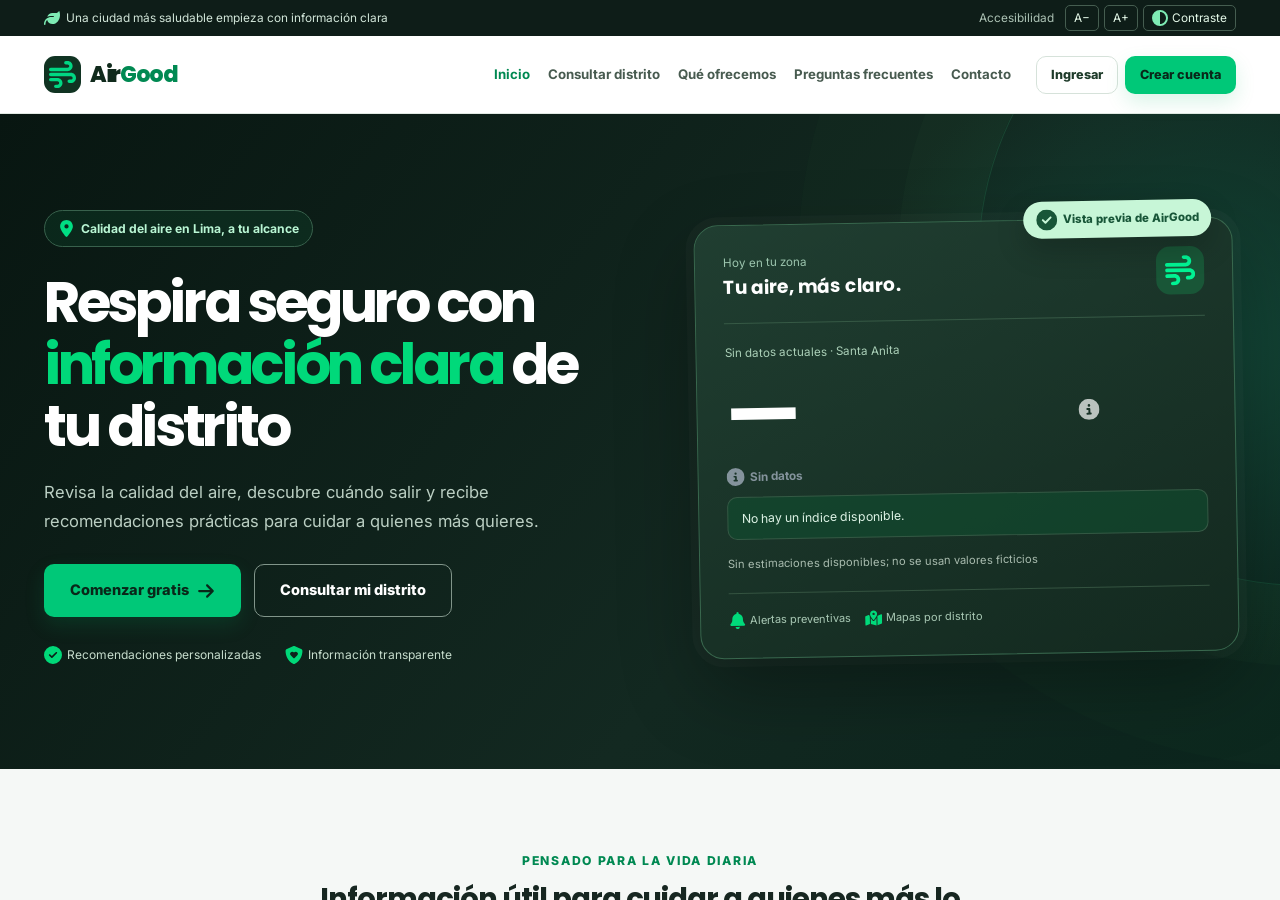
<file: index.html>
<!doctype html>
<html lang="es"><head><meta charset="UTF-8"><meta name="viewport" content="width=device-width, initial-scale=1"><meta http-equiv="refresh" content="0;url=pages/index.html"><title>AirGood</title><link rel="icon" href="assets/icons/favicon.svg" type="image/svg+xml"></head><body><p><a href="pages/index.html">Entrar a AirGood</a></p></body></html>
</file>
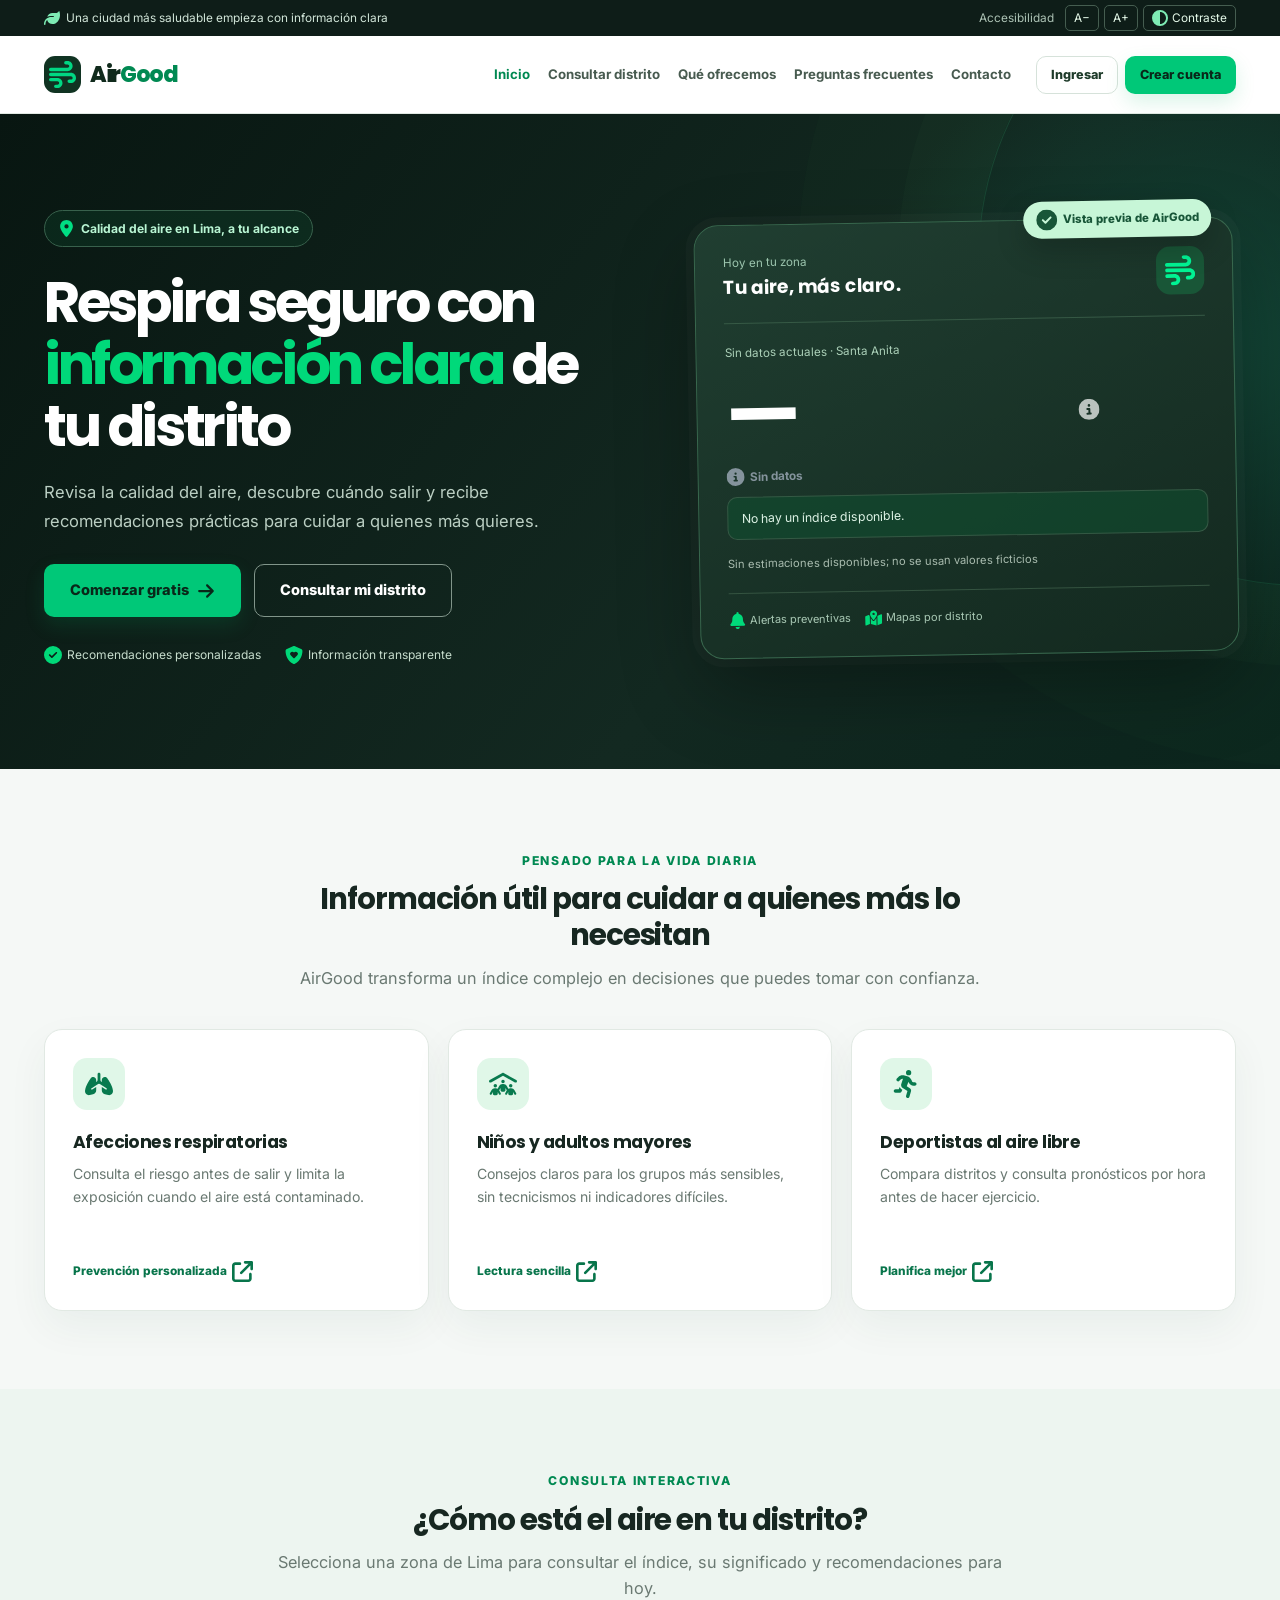
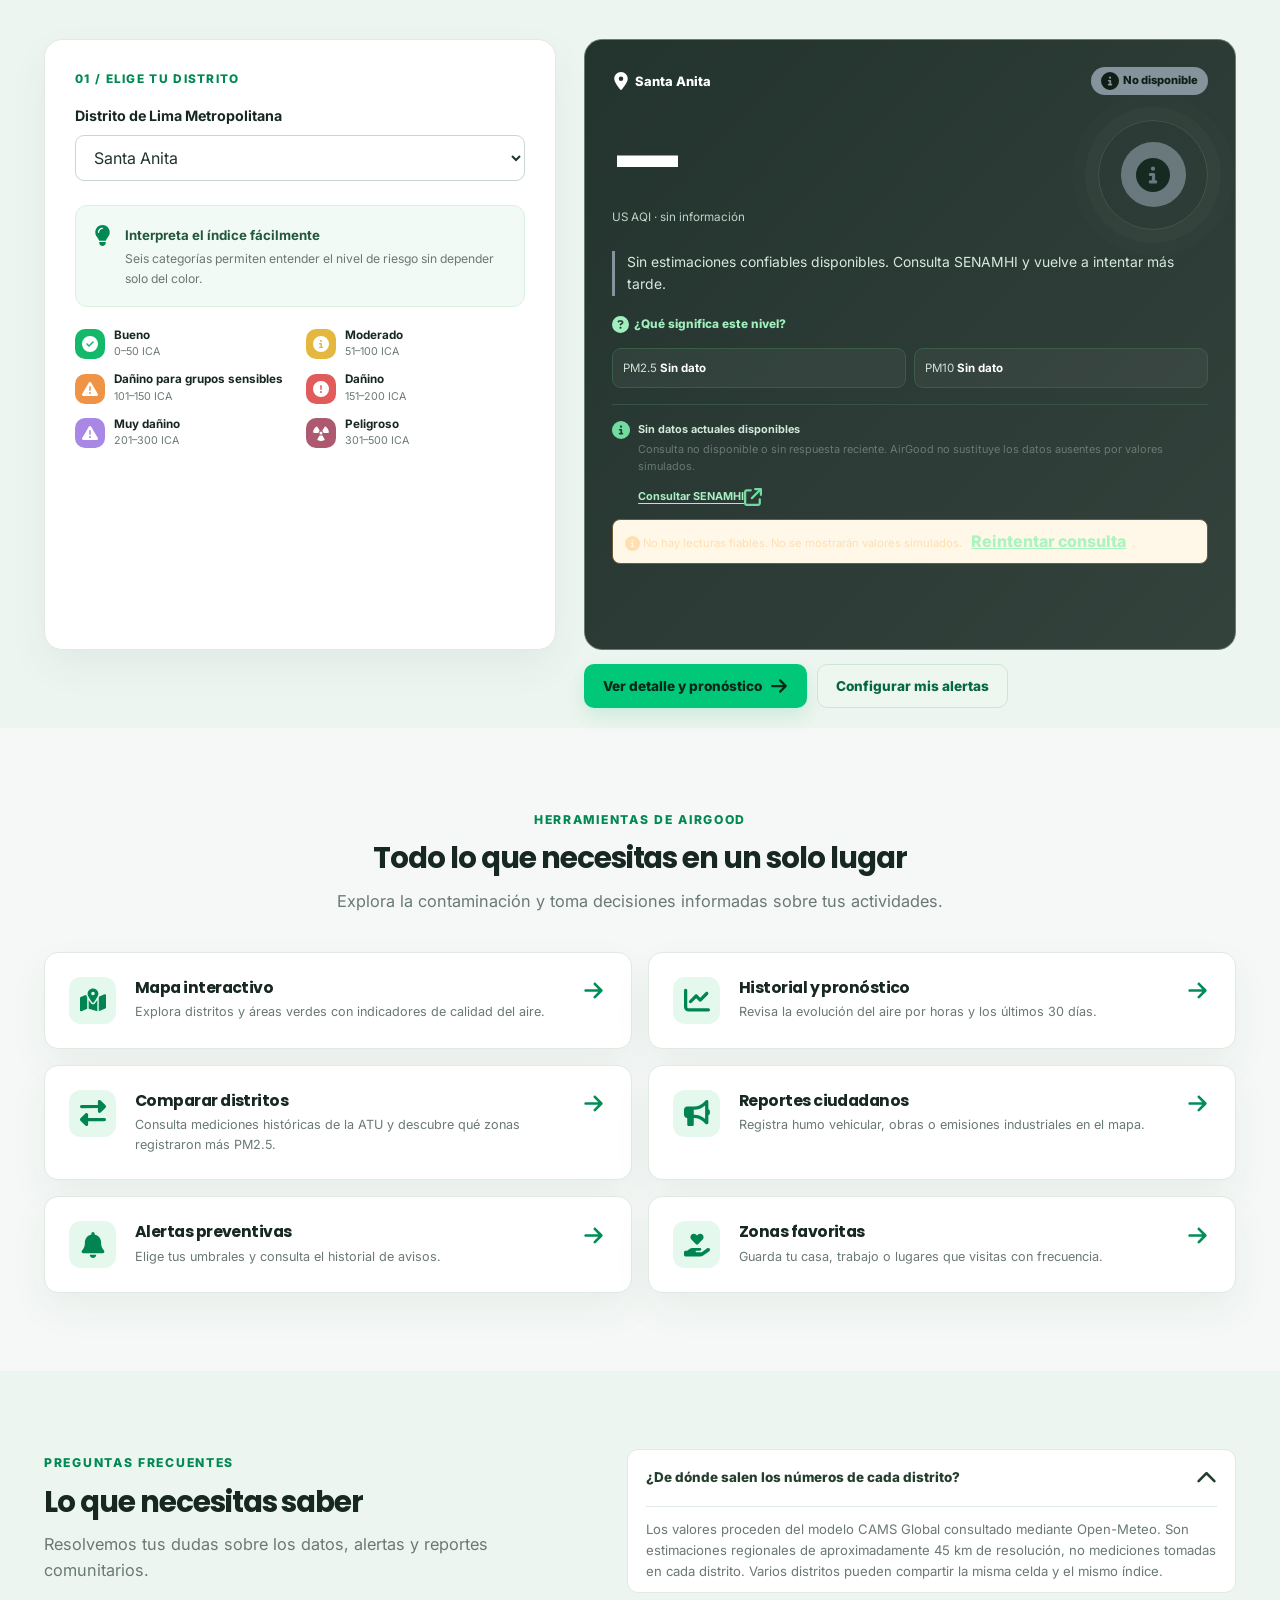
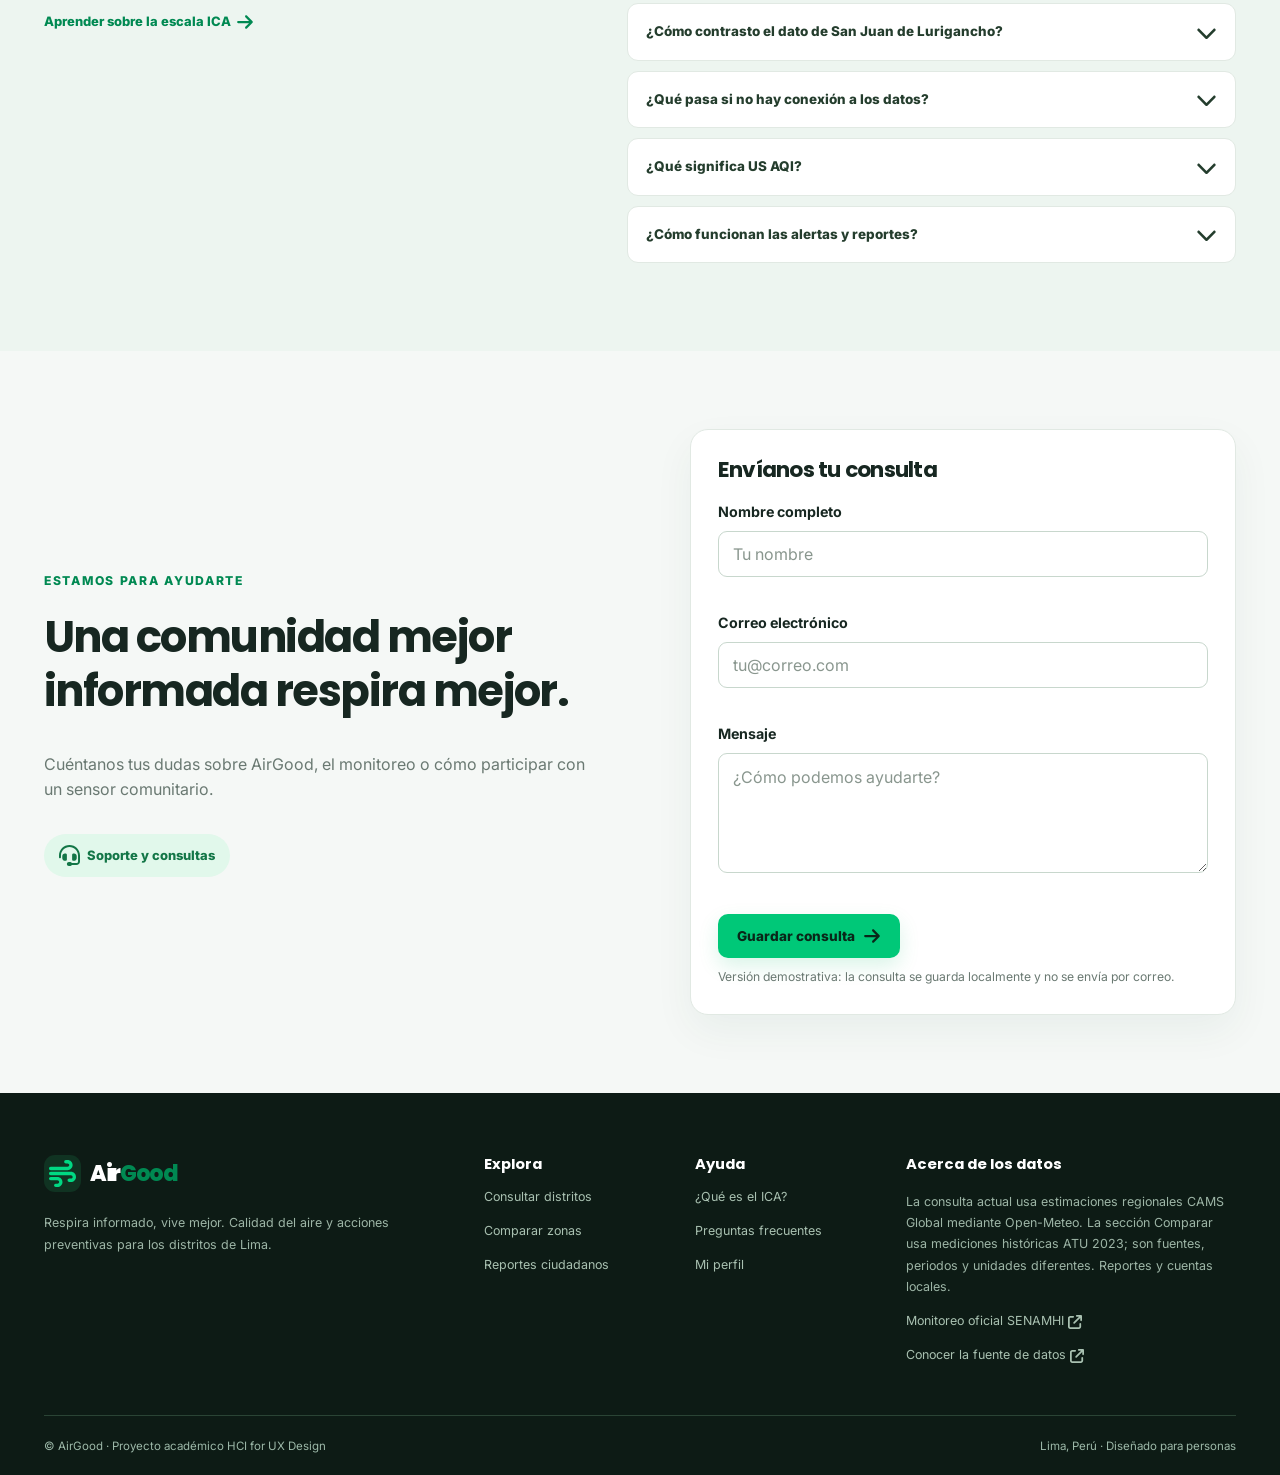
<file: pages/index.html>
<!doctype html>
<html lang="es">
<head>
<meta charset="UTF-8">
<meta name="viewport" content="width=device-width, initial-scale=1">
<meta name="theme-color" content="#10221b">
<meta name="description" content="AirGood: monitoreo de calidad del aire en Lima, recomendaciones y alertas por distrito.">
<title>AirGood | Calidad del aire en Lima</title>
<link rel="icon" href="../assets/icons/favicon.svg" type="image/svg+xml">
<link rel="preconnect" href="https://fonts.googleapis.com">
<link rel="preconnect" href="https://fonts.gstatic.com" crossorigin>
<link href="https://fonts.googleapis.com/css2?family=Inter:wght@400;500;600;700;800&family=Poppins:wght@500;600;700;800&display=swap" rel="stylesheet">
<link href="https://fonts.googleapis.com/css2?family=Material+Symbols+Rounded:opsz,wght,FILL,GRAD@24,500,0,0" rel="stylesheet">
<link rel="stylesheet" href="../css/style.css">
<link rel="stylesheet" href="../css/responsive.css">
<script defer src="../js/data.js"></script>
<script defer src="../js/icons.js"></script>
<script defer src="../js/app.js"></script>
</head>
<body data-page="index">
<div id="app"><div class="loading-page" role="status">Preparando AirGood…</div></div>
</body>
</html>
</file>
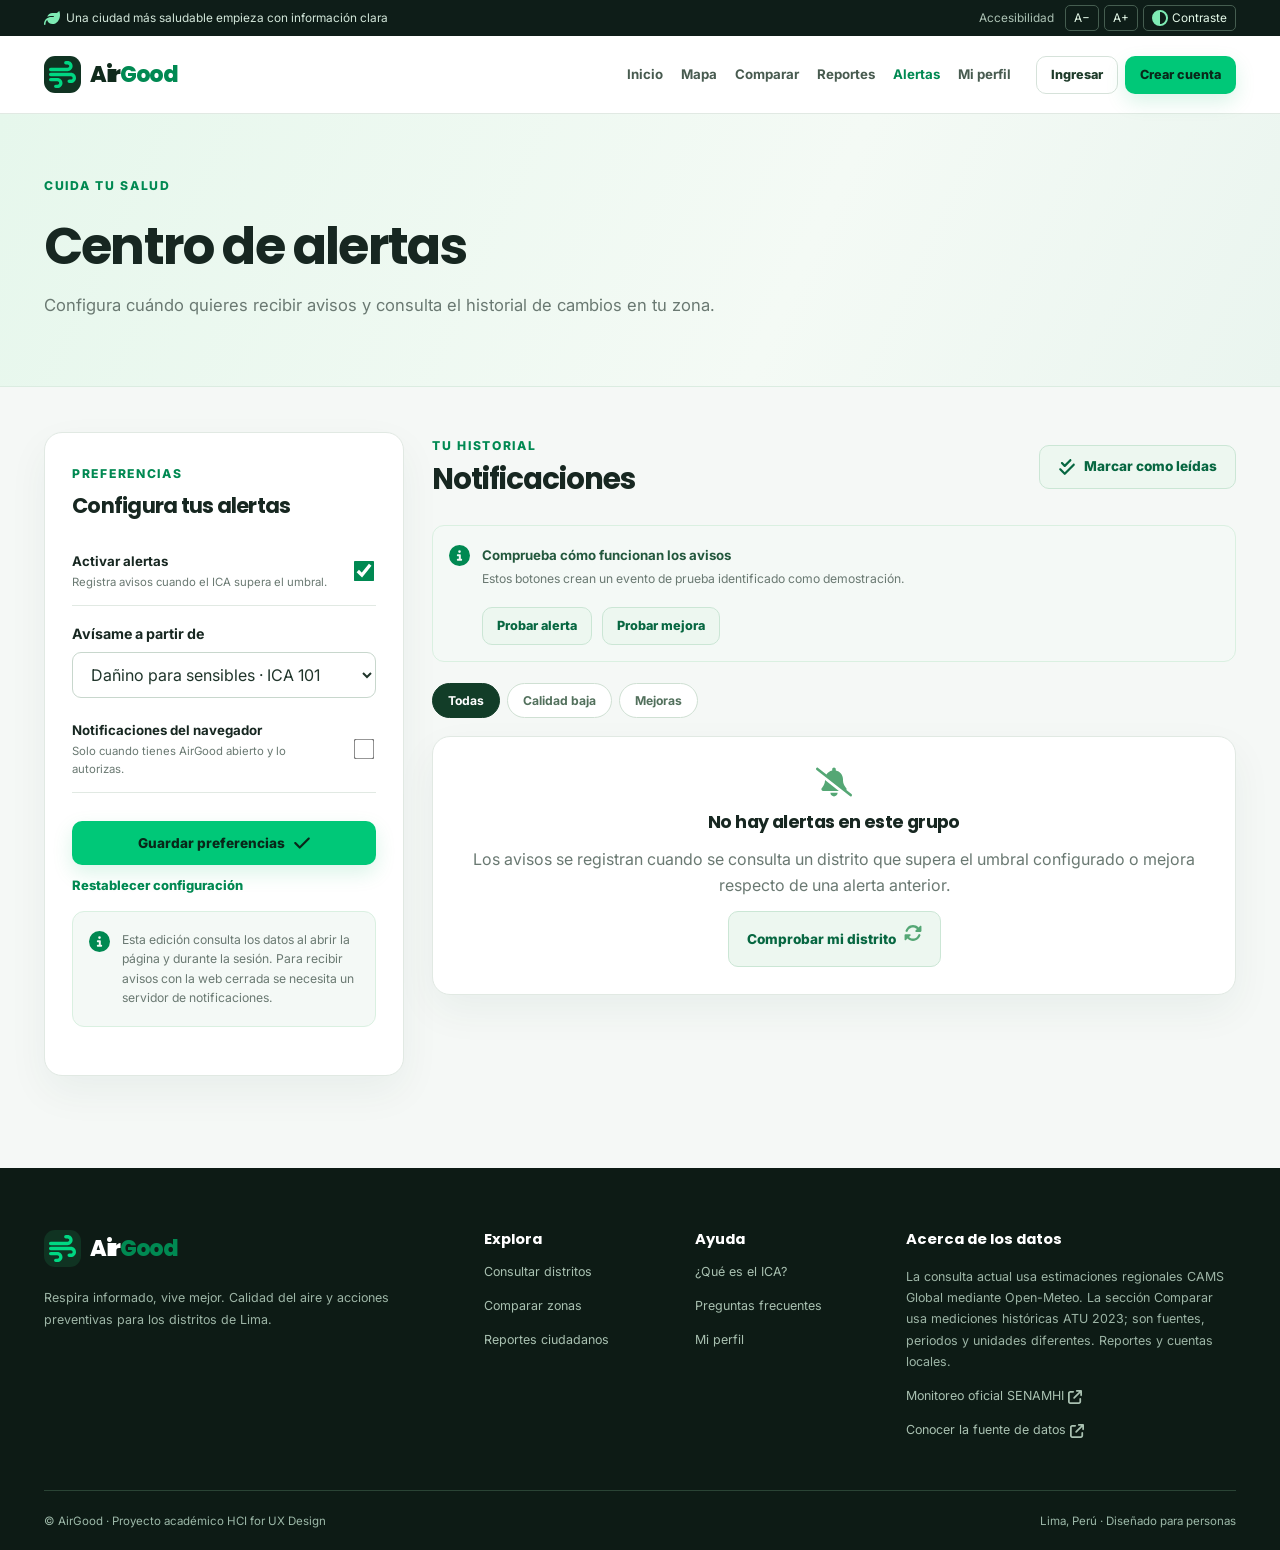
<file: pages/alertas.html>
<!doctype html>
<html lang="es">
<head>
<meta charset="UTF-8">
<meta name="viewport" content="width=device-width, initial-scale=1">
<meta name="theme-color" content="#10221b">
<meta name="description" content="AirGood: monitoreo de calidad del aire en Lima, recomendaciones y alertas por distrito.">
<title>Mis alertas | AirGood</title>
<link rel="icon" href="../assets/icons/favicon.svg" type="image/svg+xml">
<link rel="preconnect" href="https://fonts.googleapis.com">
<link rel="preconnect" href="https://fonts.gstatic.com" crossorigin>
<link href="https://fonts.googleapis.com/css2?family=Inter:wght@400;500;600;700;800&family=Poppins:wght@500;600;700;800&display=swap" rel="stylesheet">
<link href="https://fonts.googleapis.com/css2?family=Material+Symbols+Rounded:opsz,wght,FILL,GRAD@24,500,0,0" rel="stylesheet">
<link rel="stylesheet" href="../css/style.css">
<link rel="stylesheet" href="../css/responsive.css">
<script defer src="../js/data.js"></script>
<script defer src="../js/icons.js"></script>
<script defer src="../js/app.js"></script>
</head>
<body data-page="alertas">
<div id="app"><div class="loading-page" role="status">Preparando AirGood…</div></div>
</body>
</html>
</file>
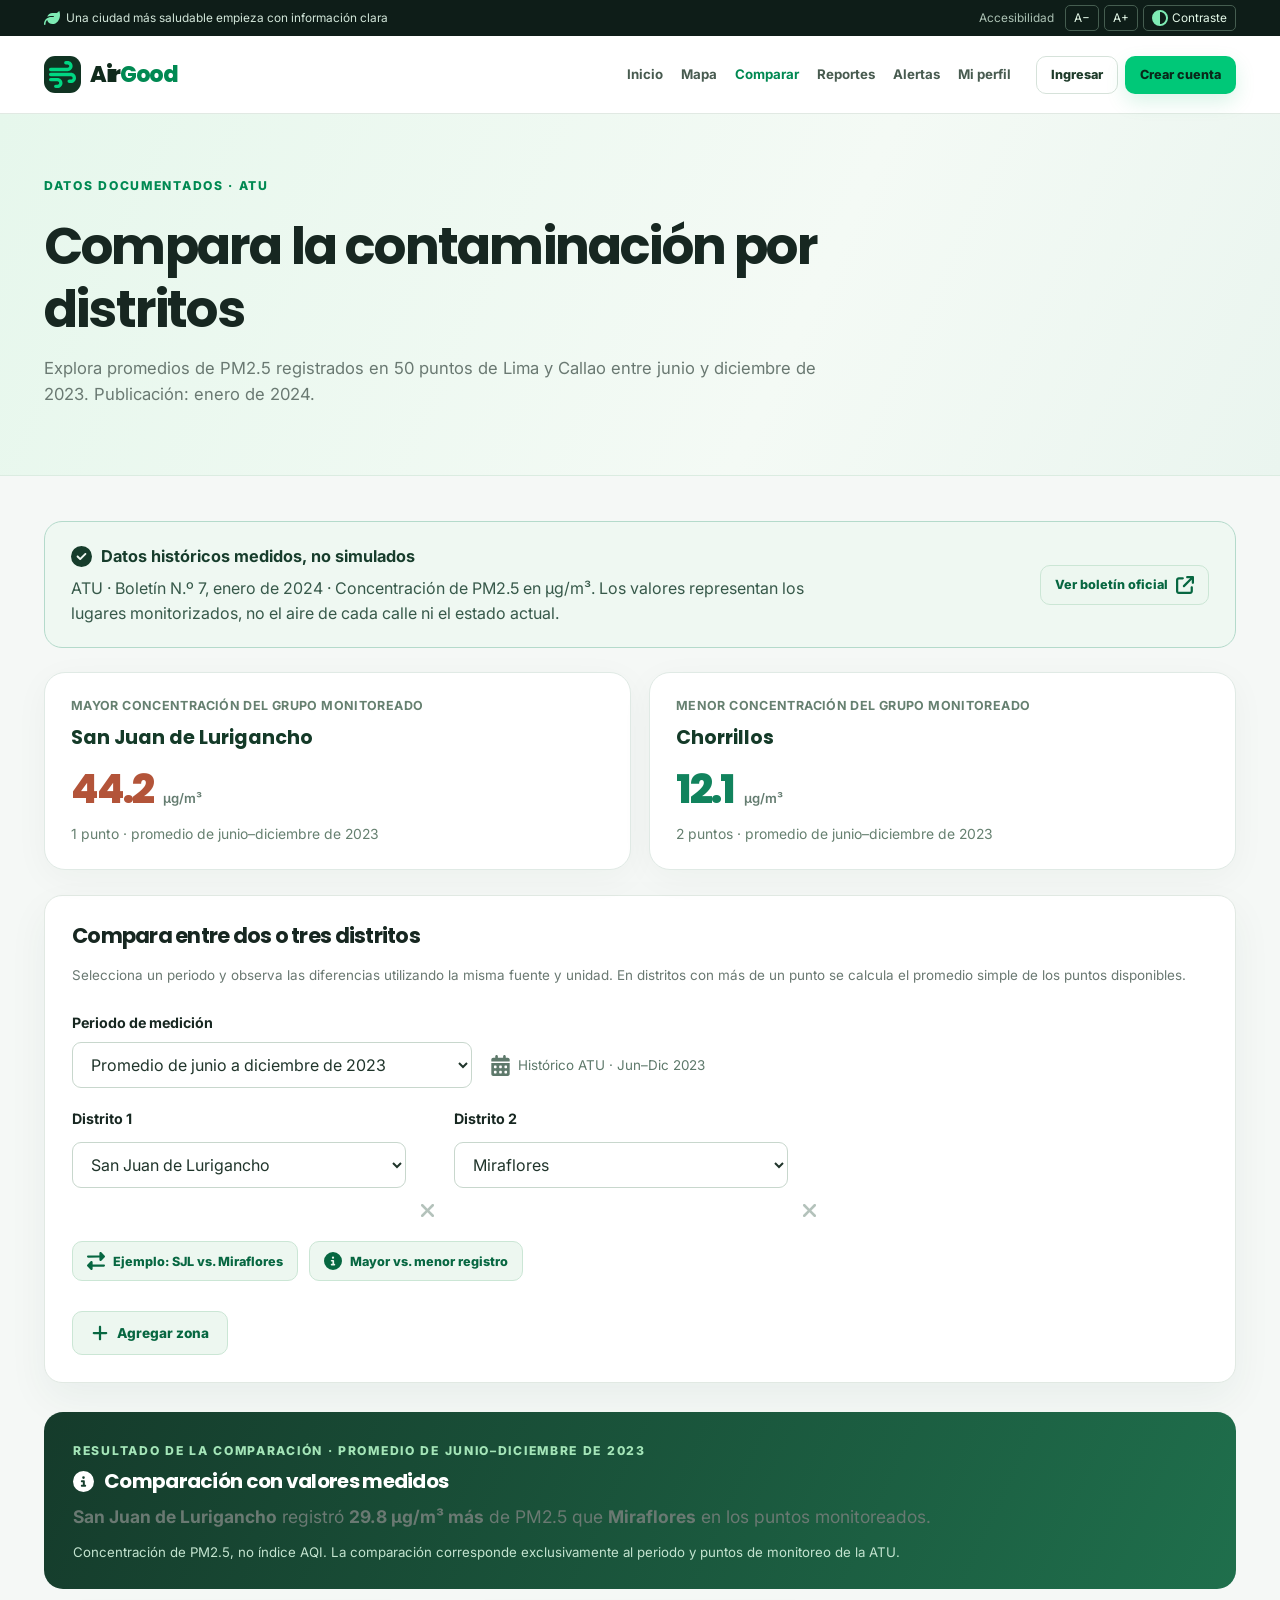
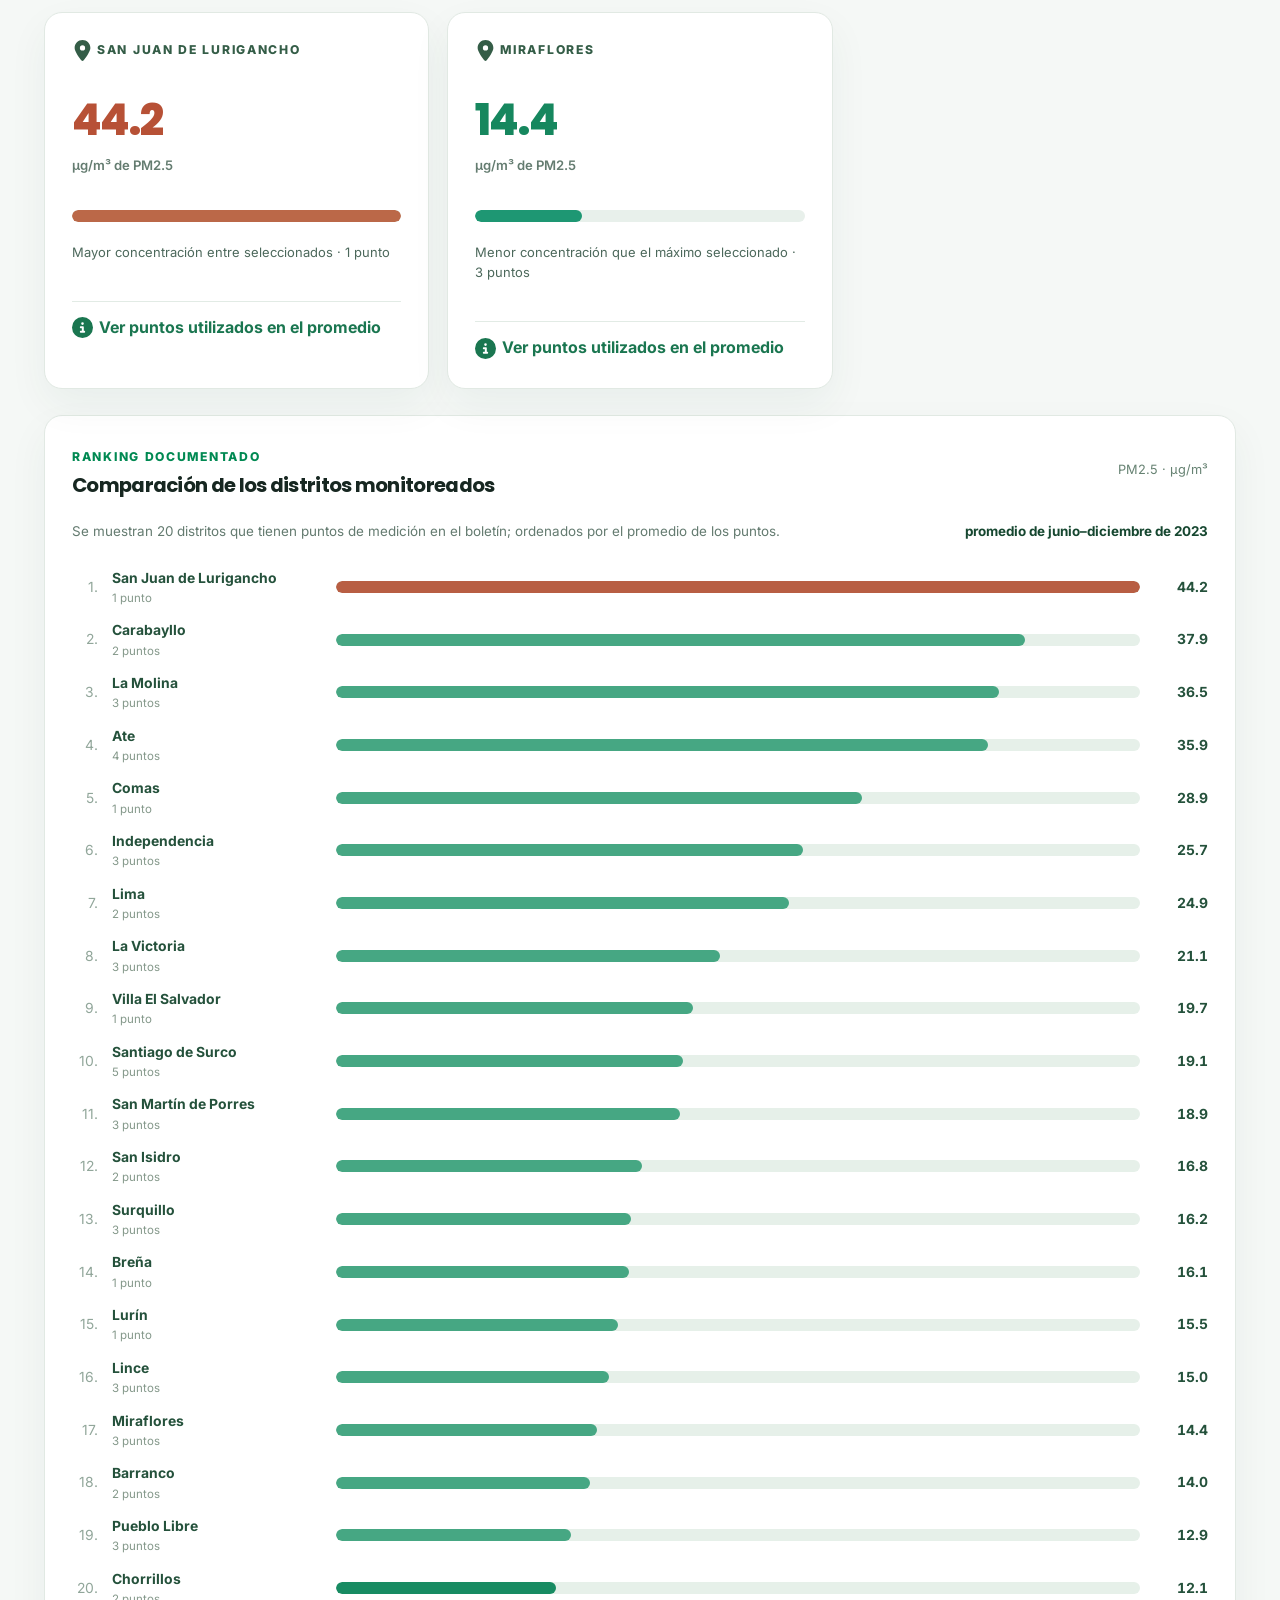
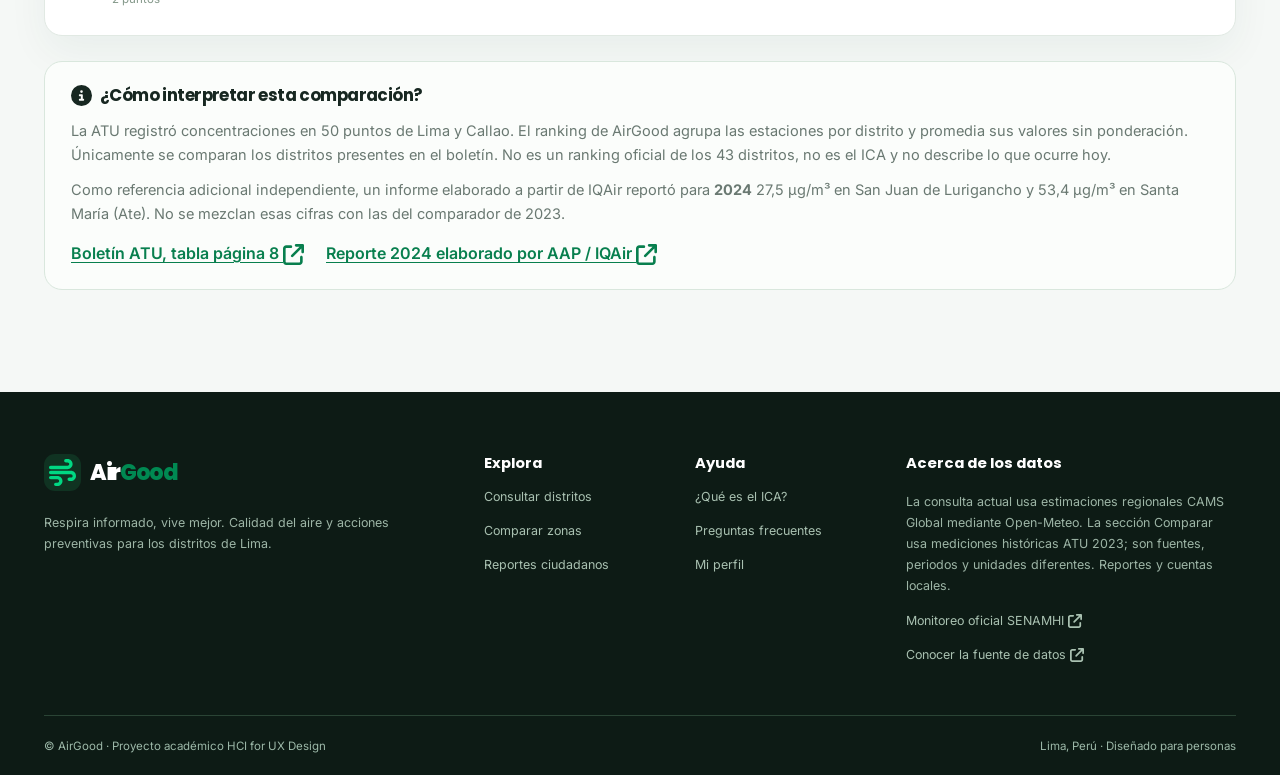
<file: pages/comparar.html>
<!doctype html>
<html lang="es">
<head>
<meta charset="UTF-8">
<meta name="viewport" content="width=device-width, initial-scale=1">
<meta name="theme-color" content="#10221b">
<meta name="description" content="AirGood: monitoreo de calidad del aire en Lima, recomendaciones y alertas por distrito.">
<title>Comparar distritos | AirGood</title>
<link rel="icon" href="../assets/icons/favicon.svg" type="image/svg+xml">
<link rel="preconnect" href="https://fonts.googleapis.com">
<link rel="preconnect" href="https://fonts.gstatic.com" crossorigin>
<link href="https://fonts.googleapis.com/css2?family=Inter:wght@400;500;600;700;800&family=Poppins:wght@500;600;700;800&display=swap" rel="stylesheet">
<link href="https://fonts.googleapis.com/css2?family=Material+Symbols+Rounded:opsz,wght,FILL,GRAD@24,500,0,0" rel="stylesheet">
<link rel="stylesheet" href="../css/style.css">
<link rel="stylesheet" href="../css/responsive.css">
<script defer src="../js/data.js"></script>
<script defer src="../js/icons.js"></script>
<script defer src="../js/historico_atu.js"></script>
<script defer src="../js/app.js"></script>
</head>
<body data-page="comparar">
<div id="app"><div class="loading-page" role="status">Preparando AirGood…</div></div>
</body>
</html>
</file>
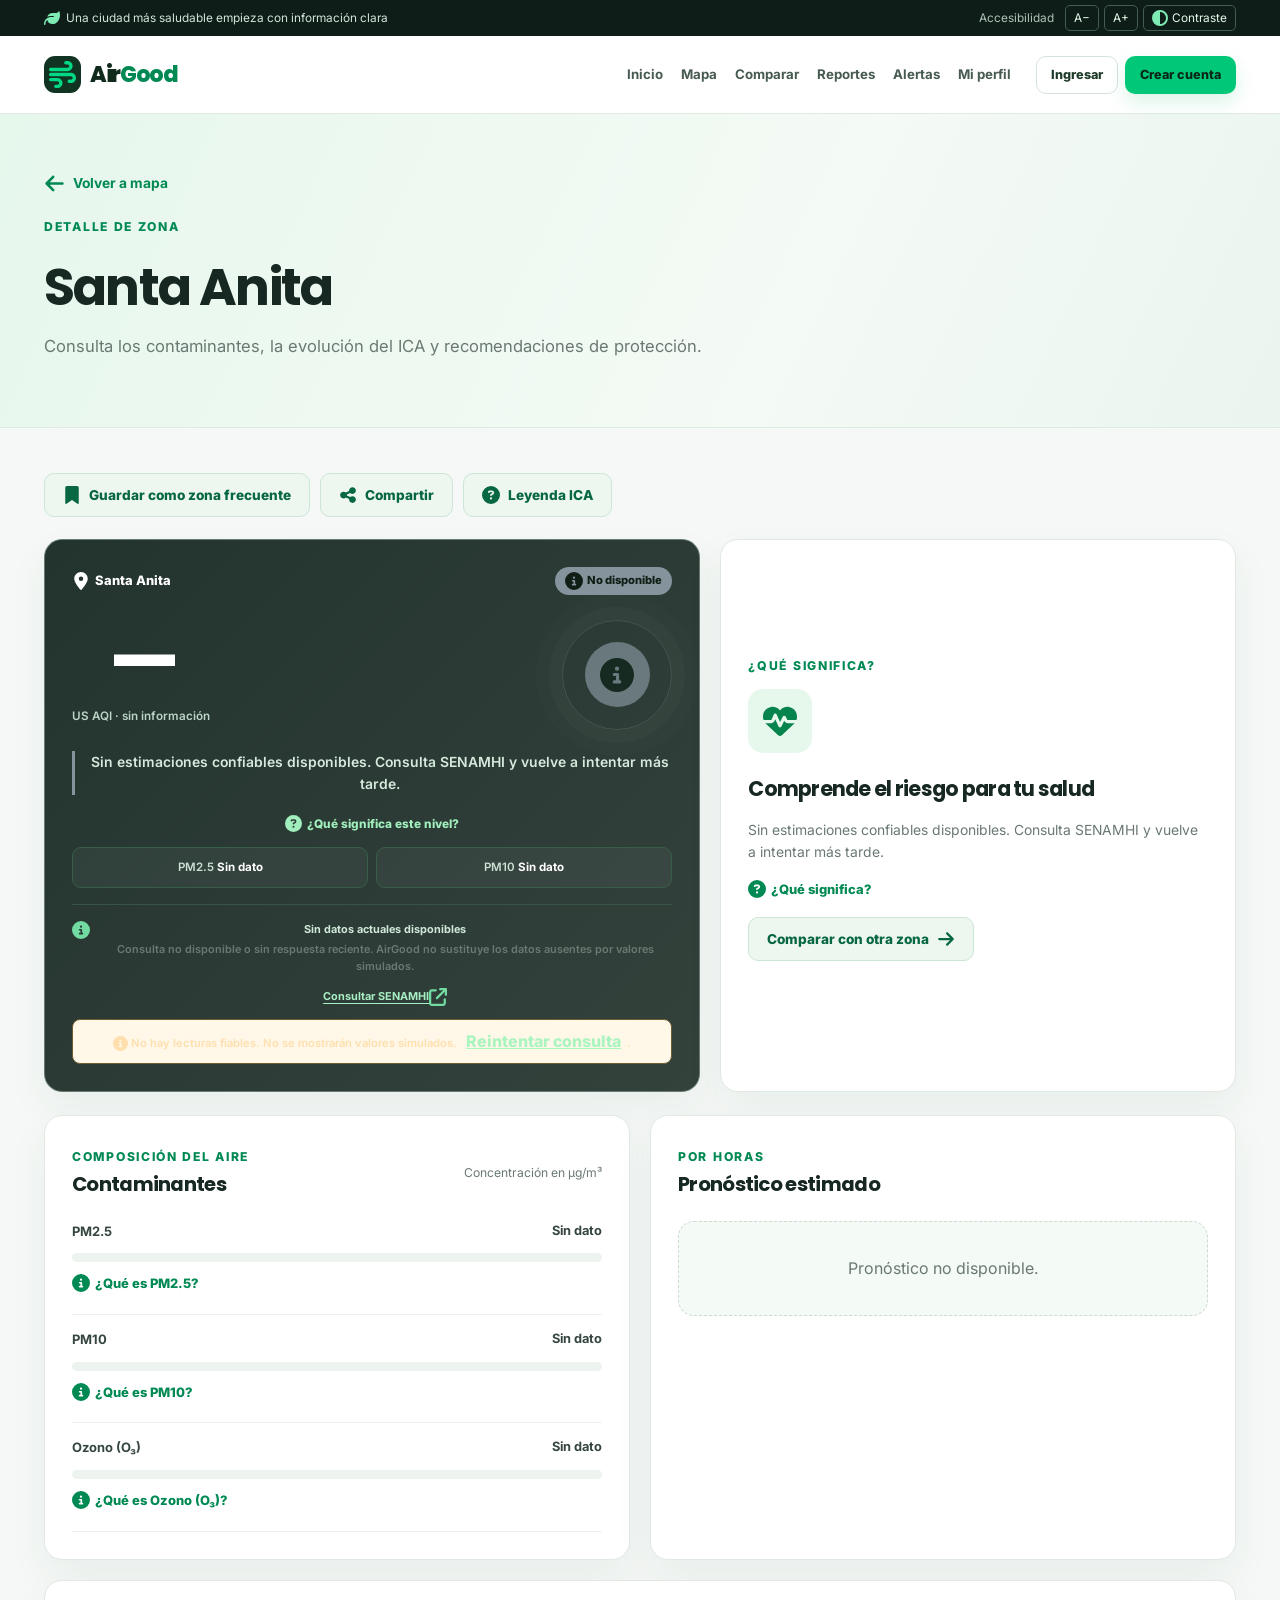
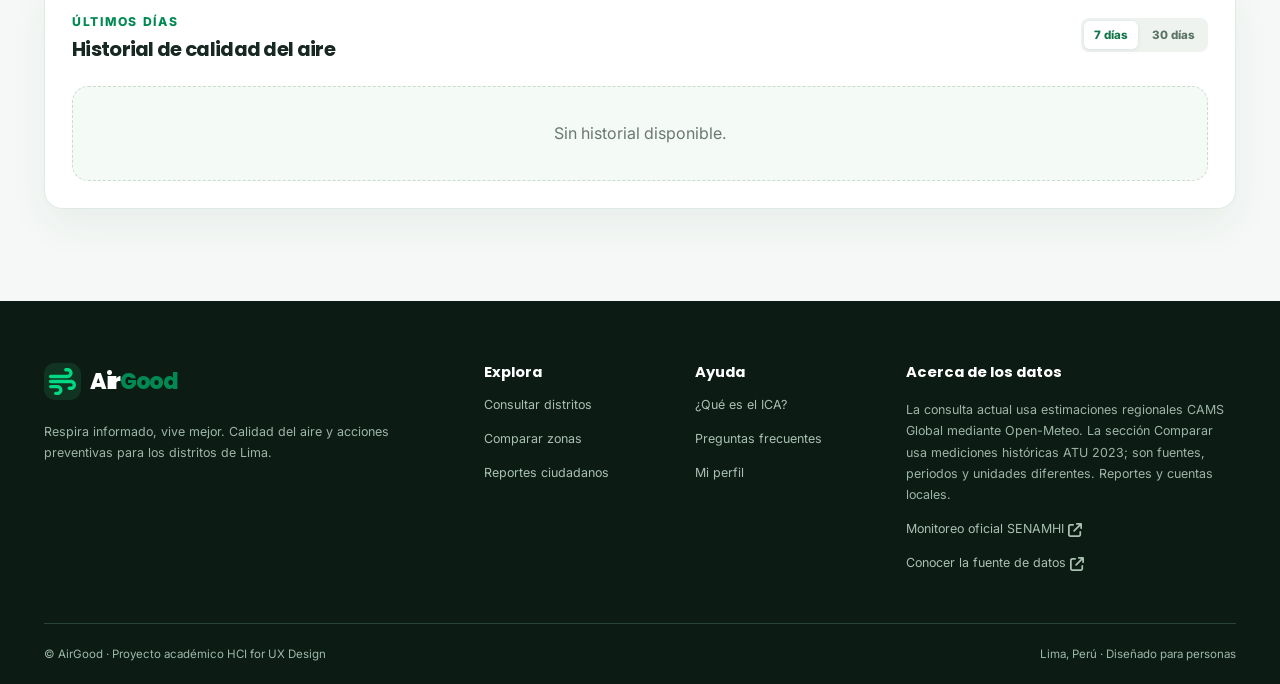
<file: pages/detalle.html>
<!doctype html>
<html lang="es">
<head>
<meta charset="UTF-8">
<meta name="viewport" content="width=device-width, initial-scale=1">
<meta name="theme-color" content="#10221b">
<meta name="description" content="AirGood: monitoreo de calidad del aire en Lima, recomendaciones y alertas por distrito.">
<title>Detalle de zona | AirGood</title>
<link rel="icon" href="../assets/icons/favicon.svg" type="image/svg+xml">
<link rel="preconnect" href="https://fonts.googleapis.com">
<link rel="preconnect" href="https://fonts.gstatic.com" crossorigin>
<link href="https://fonts.googleapis.com/css2?family=Inter:wght@400;500;600;700;800&family=Poppins:wght@500;600;700;800&display=swap" rel="stylesheet">
<link href="https://fonts.googleapis.com/css2?family=Material+Symbols+Rounded:opsz,wght,FILL,GRAD@24,500,0,0" rel="stylesheet">
<link rel="stylesheet" href="../css/style.css">
<link rel="stylesheet" href="../css/responsive.css">
<script defer src="../js/data.js"></script>
<script defer src="../js/icons.js"></script>
<script defer src="../js/app.js"></script>
</head>
<body data-page="detalle">
<div id="app"><div class="loading-page" role="status">Preparando AirGood…</div></div>
</body>
</html>
</file>
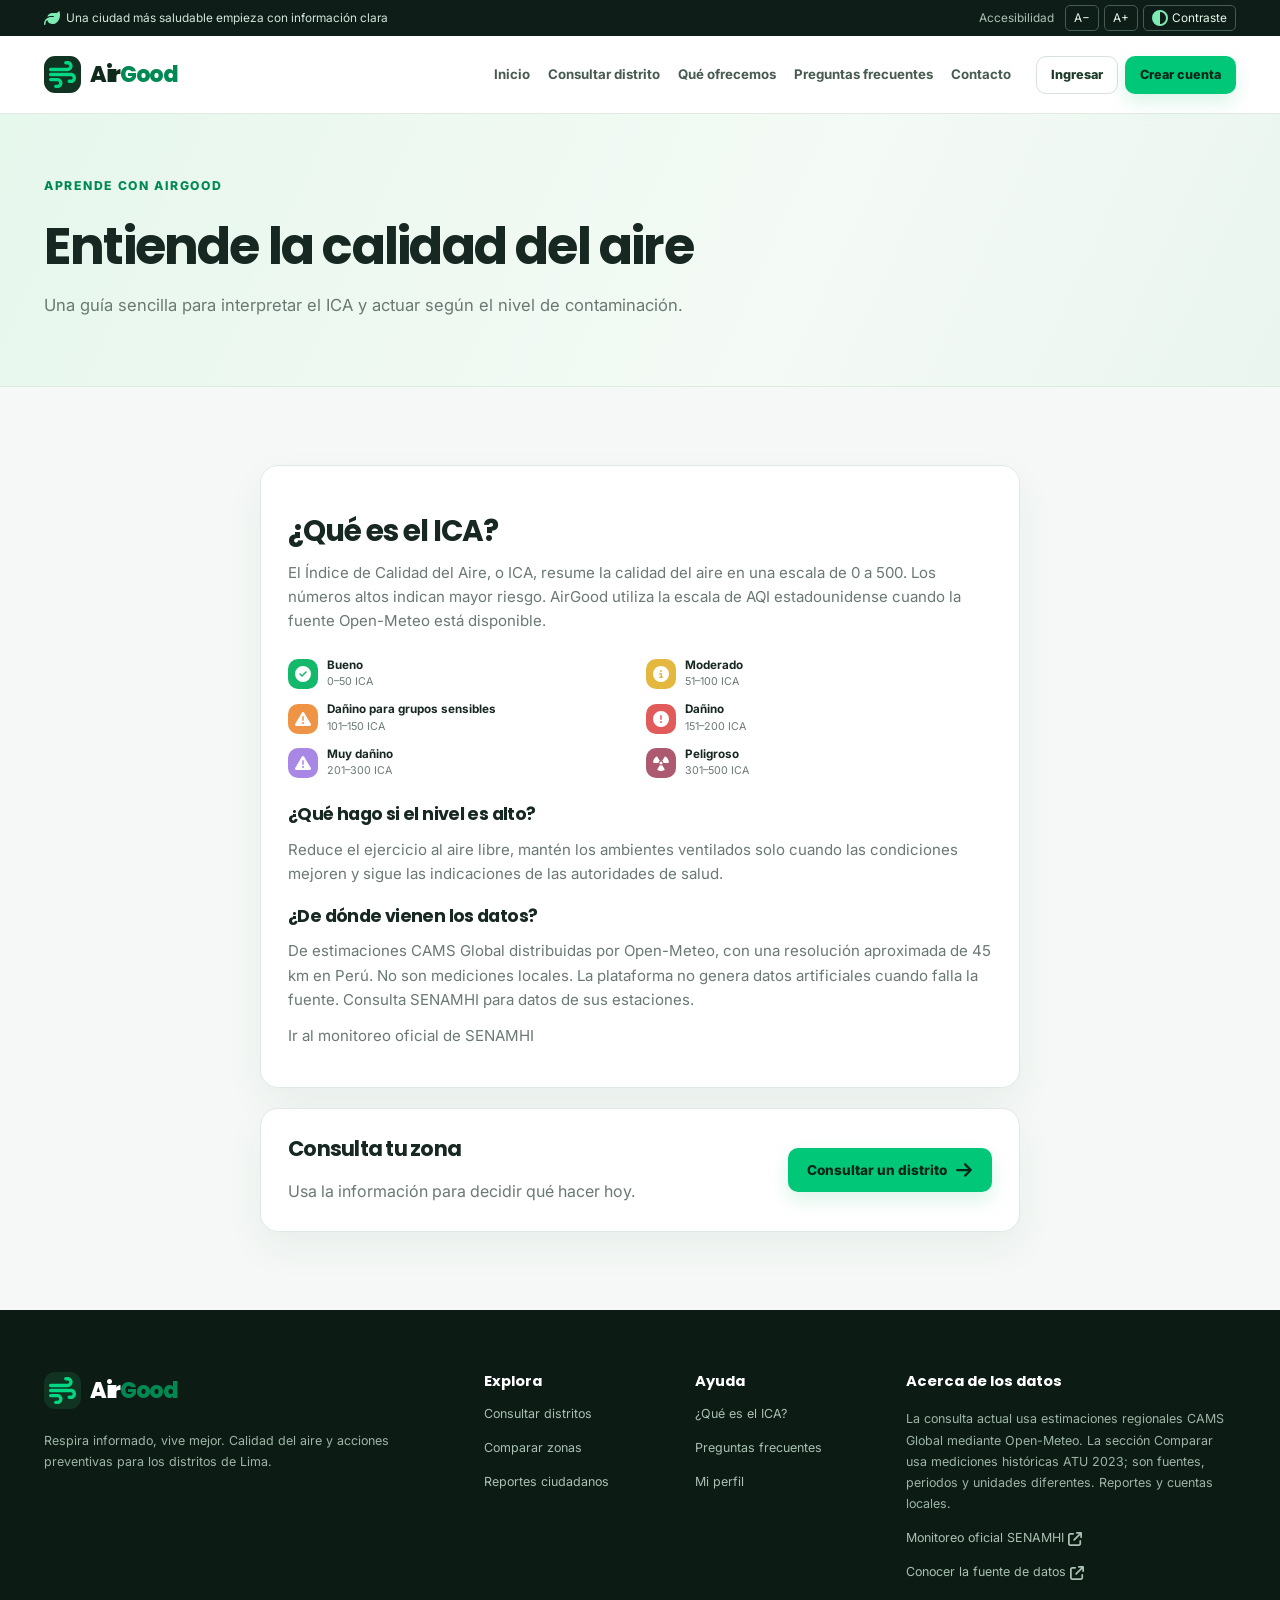
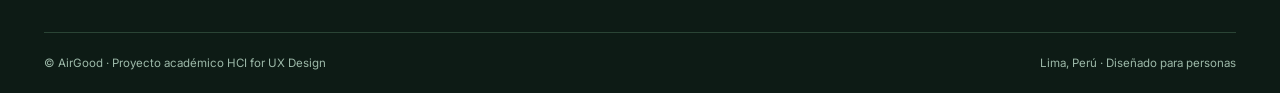
<file: pages/educacion.html>
<!doctype html>
<html lang="es">
<head>
<meta charset="UTF-8">
<meta name="viewport" content="width=device-width, initial-scale=1">
<meta name="theme-color" content="#10221b">
<meta name="description" content="AirGood: monitoreo de calidad del aire en Lima, recomendaciones y alertas por distrito.">
<title>Aprende sobre el ICA | AirGood</title>
<link rel="icon" href="../assets/icons/favicon.svg" type="image/svg+xml">
<link rel="preconnect" href="https://fonts.googleapis.com">
<link rel="preconnect" href="https://fonts.gstatic.com" crossorigin>
<link href="https://fonts.googleapis.com/css2?family=Inter:wght@400;500;600;700;800&family=Poppins:wght@500;600;700;800&display=swap" rel="stylesheet">
<link href="https://fonts.googleapis.com/css2?family=Material+Symbols+Rounded:opsz,wght,FILL,GRAD@24,500,0,0" rel="stylesheet">
<link rel="stylesheet" href="../css/style.css">
<link rel="stylesheet" href="../css/responsive.css">
<script defer src="../js/data.js"></script>
<script defer src="../js/icons.js"></script>
<script defer src="../js/app.js"></script>
</head>
<body data-page="educacion">
<div id="app"><div class="loading-page" role="status">Preparando AirGood…</div></div>
</body>
</html>
</file>
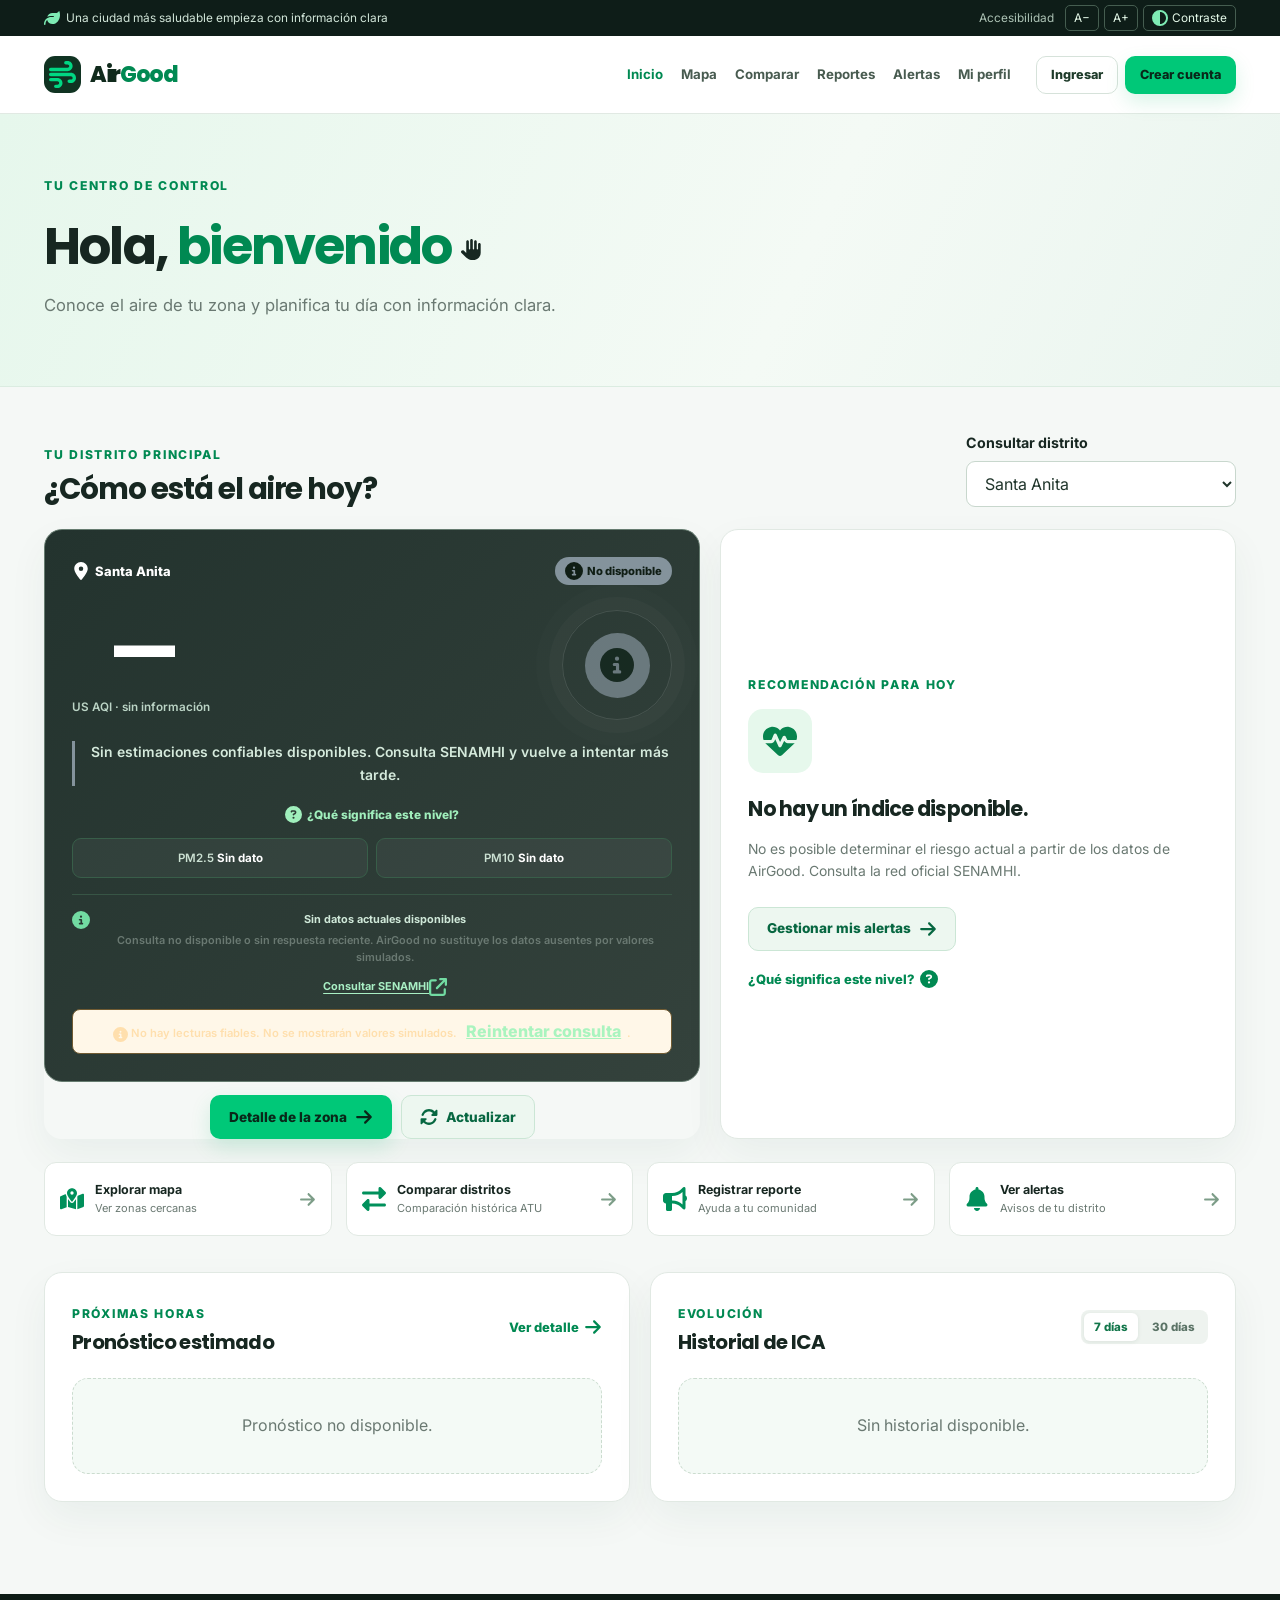
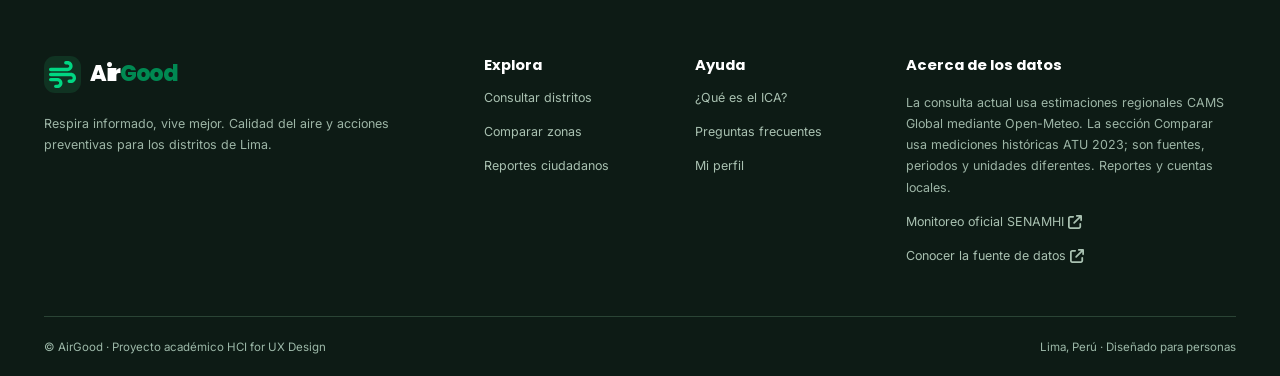
<file: pages/inicio.html>
<!doctype html>
<html lang="es">
<head>
<meta charset="UTF-8">
<meta name="viewport" content="width=device-width, initial-scale=1">
<meta name="theme-color" content="#10221b">
<meta name="description" content="AirGood: monitoreo de calidad del aire en Lima, recomendaciones y alertas por distrito.">
<title>Mi inicio | AirGood</title>
<link rel="icon" href="../assets/icons/favicon.svg" type="image/svg+xml">
<link rel="preconnect" href="https://fonts.googleapis.com">
<link rel="preconnect" href="https://fonts.gstatic.com" crossorigin>
<link href="https://fonts.googleapis.com/css2?family=Inter:wght@400;500;600;700;800&family=Poppins:wght@500;600;700;800&display=swap" rel="stylesheet">
<link href="https://fonts.googleapis.com/css2?family=Material+Symbols+Rounded:opsz,wght,FILL,GRAD@24,500,0,0" rel="stylesheet">
<link rel="stylesheet" href="../css/style.css">
<link rel="stylesheet" href="../css/responsive.css">
<script defer src="../js/data.js"></script>
<script defer src="../js/icons.js"></script>
<script defer src="../js/app.js"></script>
</head>
<body data-page="inicio">
<div id="app"><div class="loading-page" role="status">Preparando AirGood…</div></div>
</body>
</html>
</file>
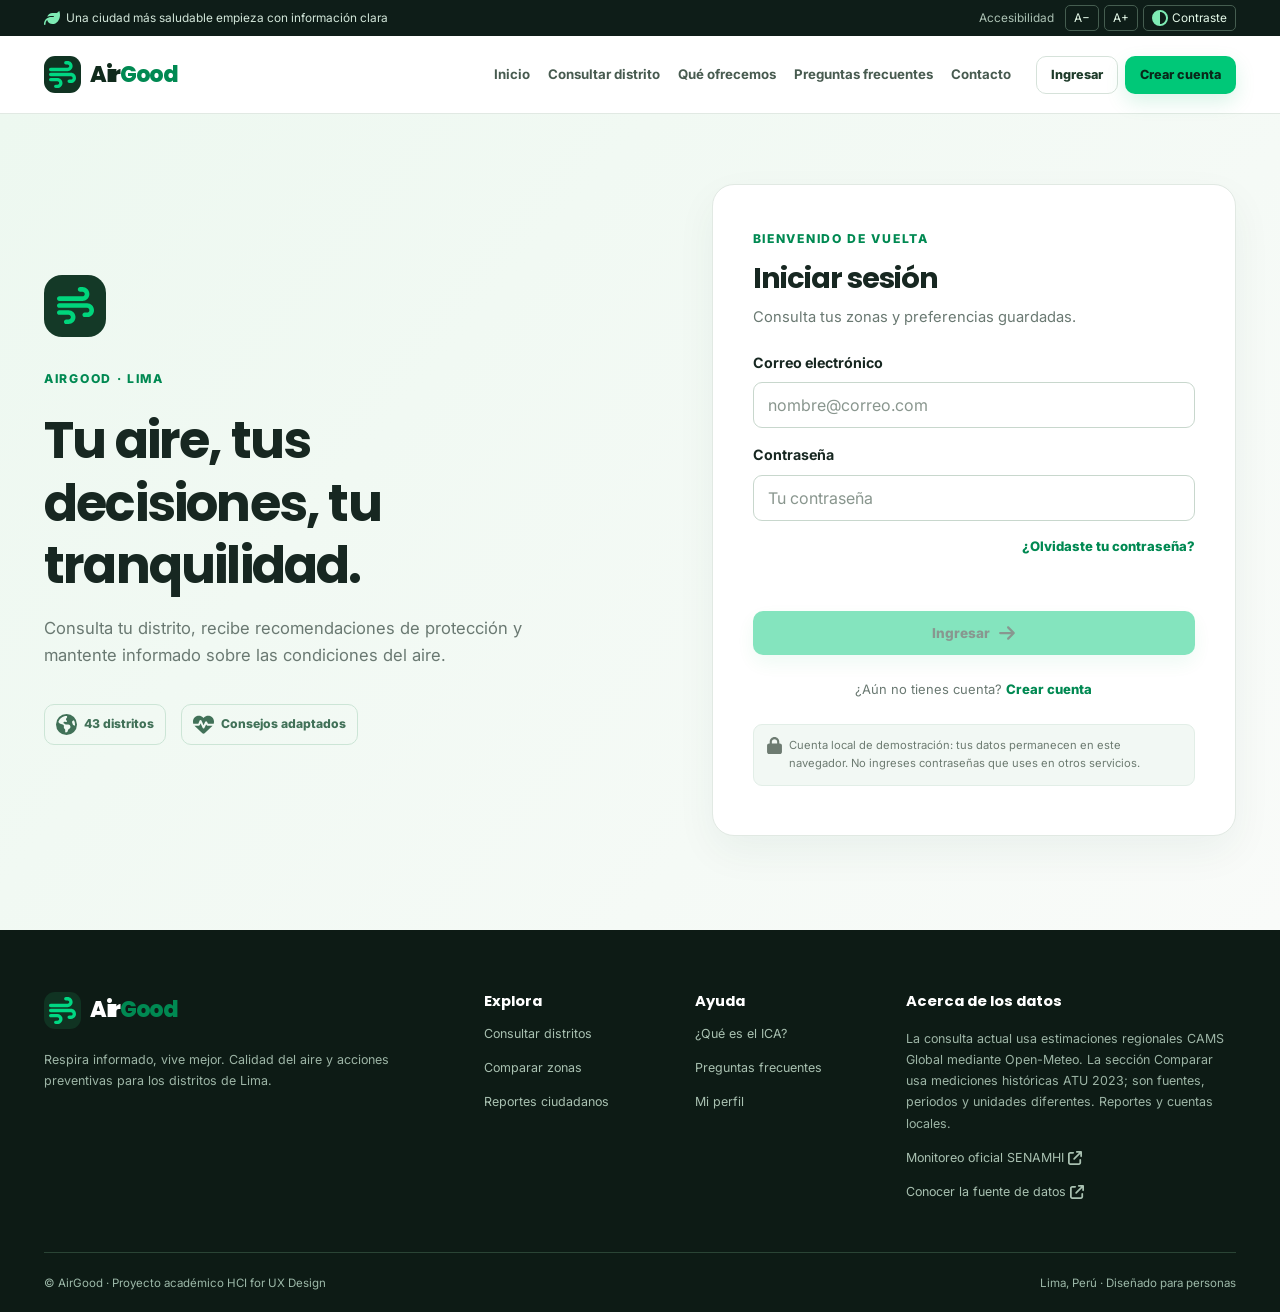
<file: pages/login.html>
<!doctype html>
<html lang="es">
<head>
<meta charset="UTF-8">
<meta name="viewport" content="width=device-width, initial-scale=1">
<meta name="theme-color" content="#10221b">
<meta name="description" content="AirGood: monitoreo de calidad del aire en Lima, recomendaciones y alertas por distrito.">
<title>Iniciar sesión | AirGood</title>
<link rel="icon" href="../assets/icons/favicon.svg" type="image/svg+xml">
<link rel="preconnect" href="https://fonts.googleapis.com">
<link rel="preconnect" href="https://fonts.gstatic.com" crossorigin>
<link href="https://fonts.googleapis.com/css2?family=Inter:wght@400;500;600;700;800&family=Poppins:wght@500;600;700;800&display=swap" rel="stylesheet">
<link href="https://fonts.googleapis.com/css2?family=Material+Symbols+Rounded:opsz,wght,FILL,GRAD@24,500,0,0" rel="stylesheet">
<link rel="stylesheet" href="../css/style.css">
<link rel="stylesheet" href="../css/responsive.css">
<script defer src="../js/data.js"></script>
<script defer src="../js/icons.js"></script>
<script defer src="../js/app.js"></script>
</head>
<body data-page="login">
<div id="app"><div class="loading-page" role="status">Preparando AirGood…</div></div>
</body>
</html>
</file>
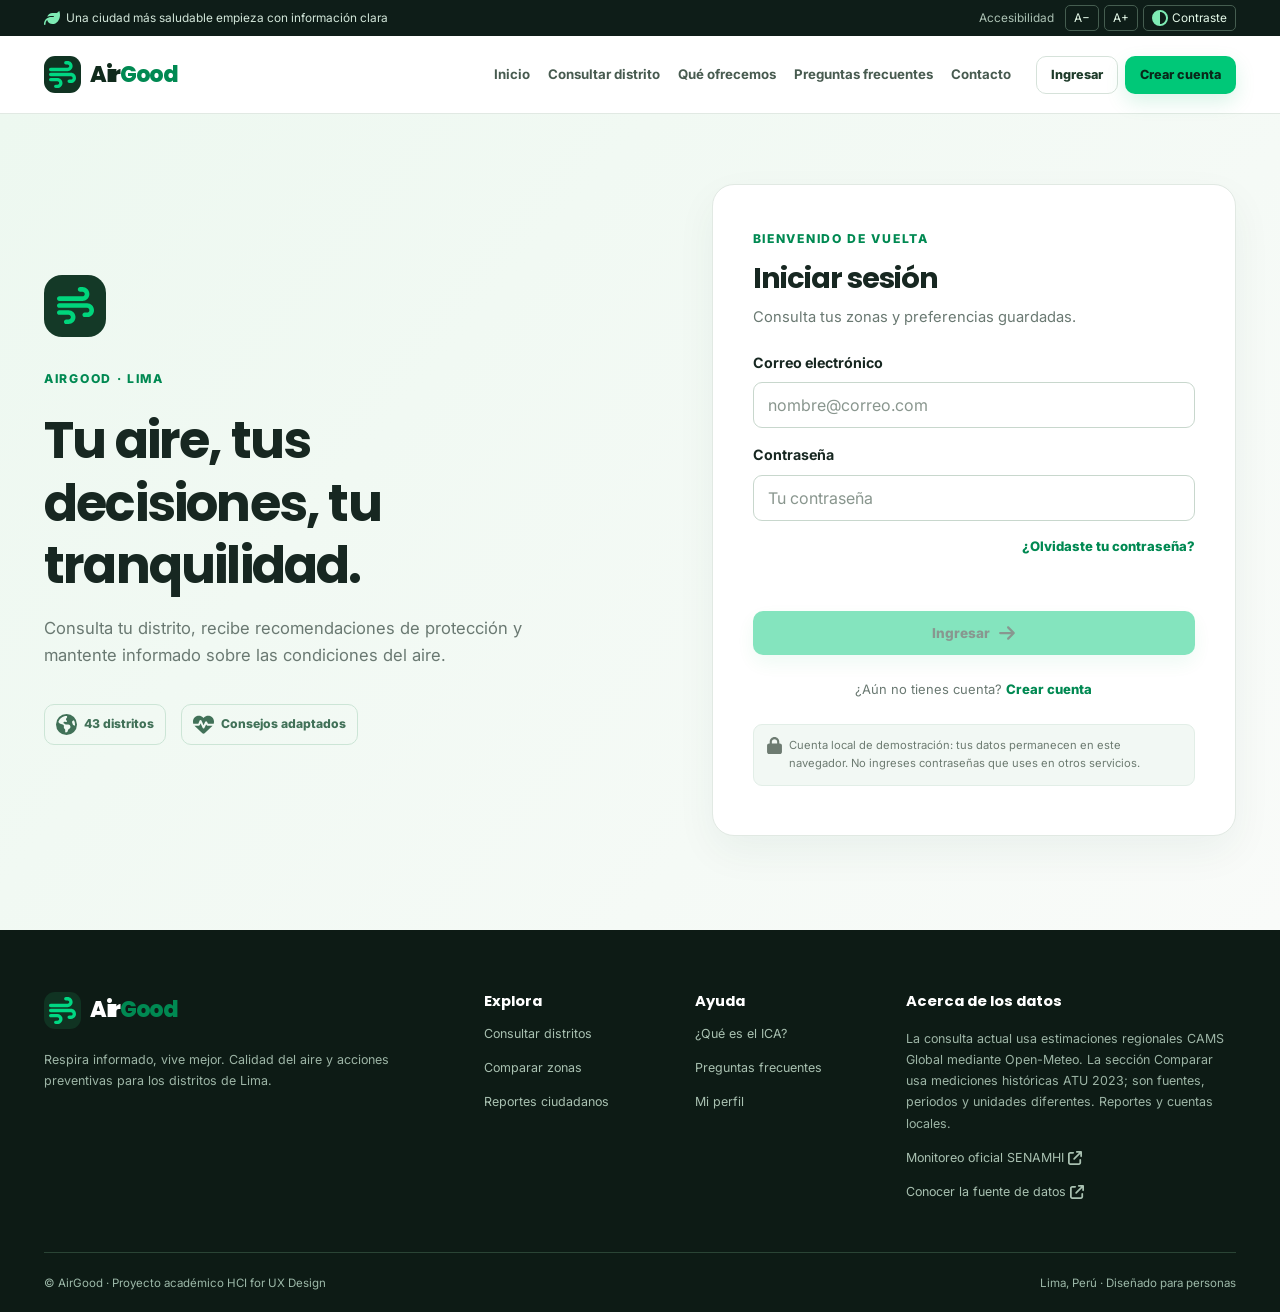
<file: pages/perfil.html>
<!doctype html>
<html lang="es">
<head>
<meta charset="UTF-8">
<meta name="viewport" content="width=device-width, initial-scale=1">
<meta name="theme-color" content="#10221b">
<meta name="description" content="AirGood: monitoreo de calidad del aire en Lima, recomendaciones y alertas por distrito.">
<title>Mi perfil | AirGood</title>
<link rel="icon" href="../assets/icons/favicon.svg" type="image/svg+xml">
<link rel="preconnect" href="https://fonts.googleapis.com">
<link rel="preconnect" href="https://fonts.gstatic.com" crossorigin>
<link href="https://fonts.googleapis.com/css2?family=Inter:wght@400;500;600;700;800&family=Poppins:wght@500;600;700;800&display=swap" rel="stylesheet">
<link href="https://fonts.googleapis.com/css2?family=Material+Symbols+Rounded:opsz,wght,FILL,GRAD@24,500,0,0" rel="stylesheet">
<link rel="stylesheet" href="../css/style.css">
<link rel="stylesheet" href="../css/responsive.css">
<script defer src="../js/data.js"></script>
<script defer src="../js/icons.js"></script>
<script defer src="../js/app.js"></script>
</head>
<body data-page="perfil">
<div id="app"><div class="loading-page" role="status">Preparando AirGood…</div></div>
</body>
</html>
</file>
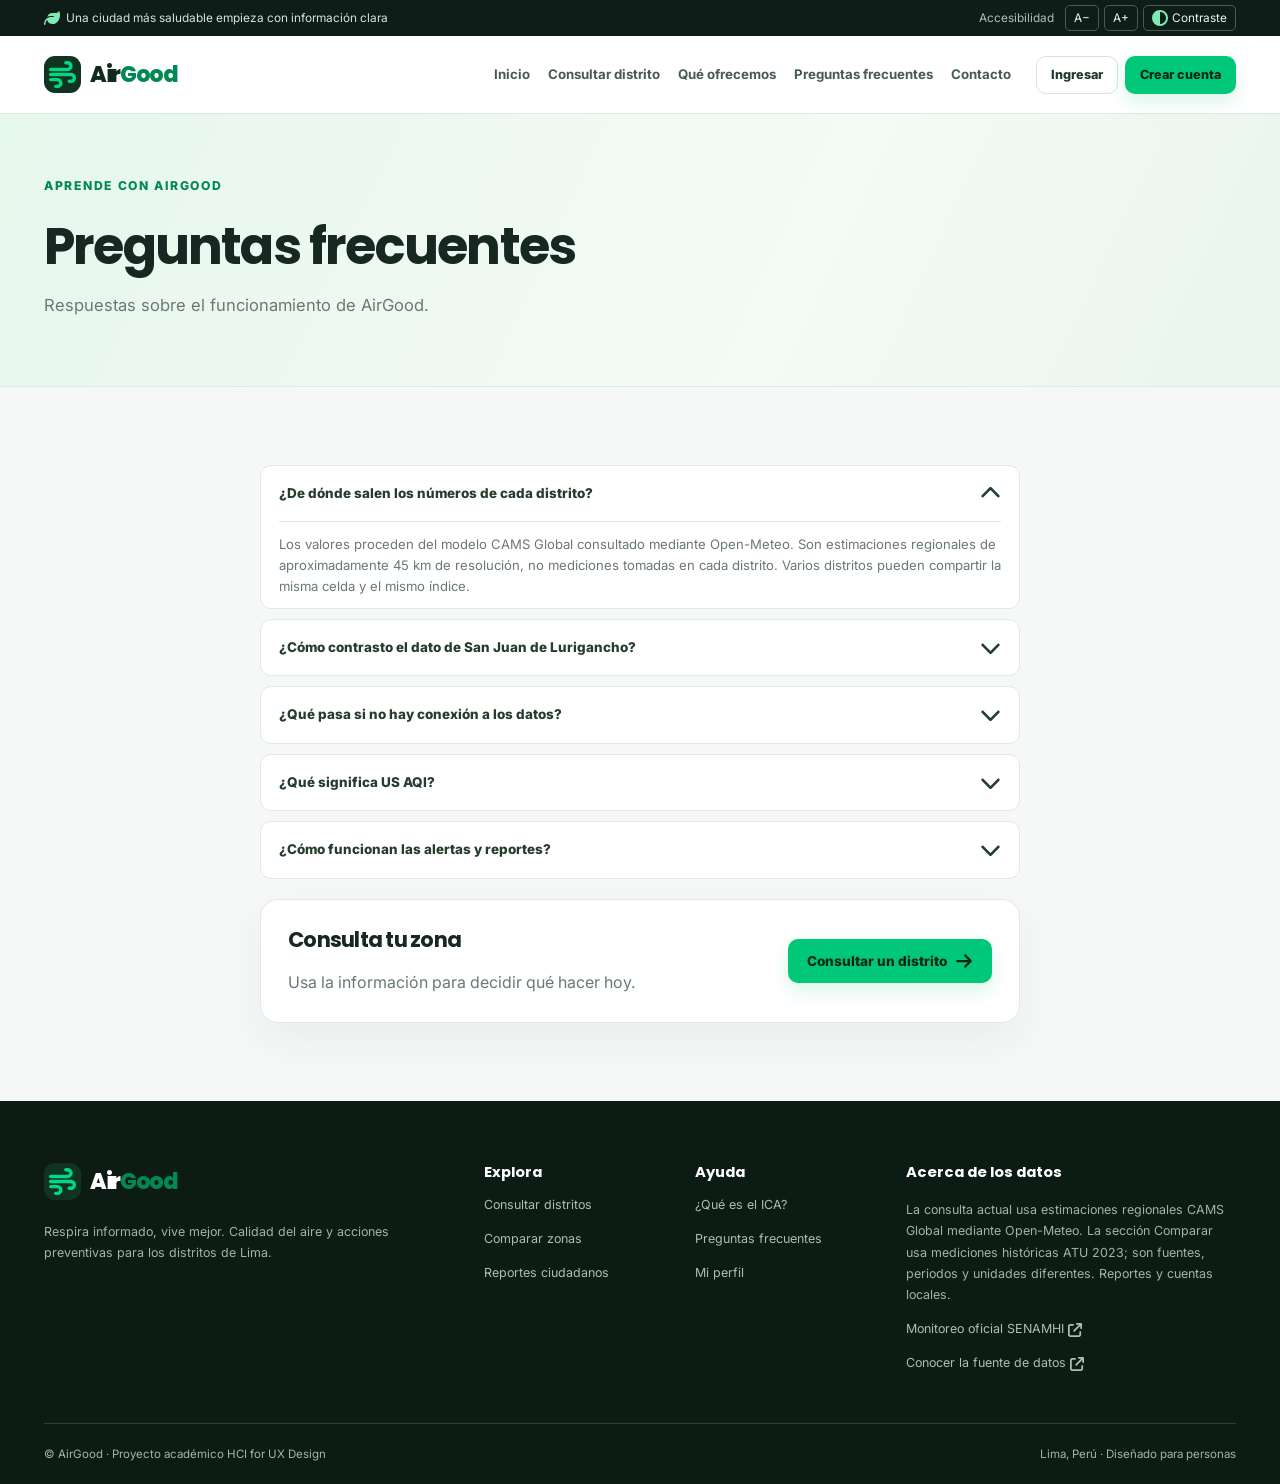
<file: pages/preguntas-frecuentes.html>
<!doctype html>
<html lang="es">
<head>
<meta charset="UTF-8">
<meta name="viewport" content="width=device-width, initial-scale=1">
<meta name="theme-color" content="#10221b">
<meta name="description" content="AirGood: monitoreo de calidad del aire en Lima, recomendaciones y alertas por distrito.">
<title>Preguntas frecuentes | AirGood</title>
<link rel="icon" href="../assets/icons/favicon.svg" type="image/svg+xml">
<link rel="preconnect" href="https://fonts.googleapis.com">
<link rel="preconnect" href="https://fonts.gstatic.com" crossorigin>
<link href="https://fonts.googleapis.com/css2?family=Inter:wght@400;500;600;700;800&family=Poppins:wght@500;600;700;800&display=swap" rel="stylesheet">
<link href="https://fonts.googleapis.com/css2?family=Material+Symbols+Rounded:opsz,wght,FILL,GRAD@24,500,0,0" rel="stylesheet">
<link rel="stylesheet" href="../css/style.css">
<link rel="stylesheet" href="../css/responsive.css">
<script defer src="../js/data.js"></script>
<script defer src="../js/icons.js"></script>
<script defer src="../js/app.js"></script>
</head>
<body data-page="preguntas-frecuentes">
<div id="app"><div class="loading-page" role="status">Preparando AirGood…</div></div>
</body>
</html>
</file>
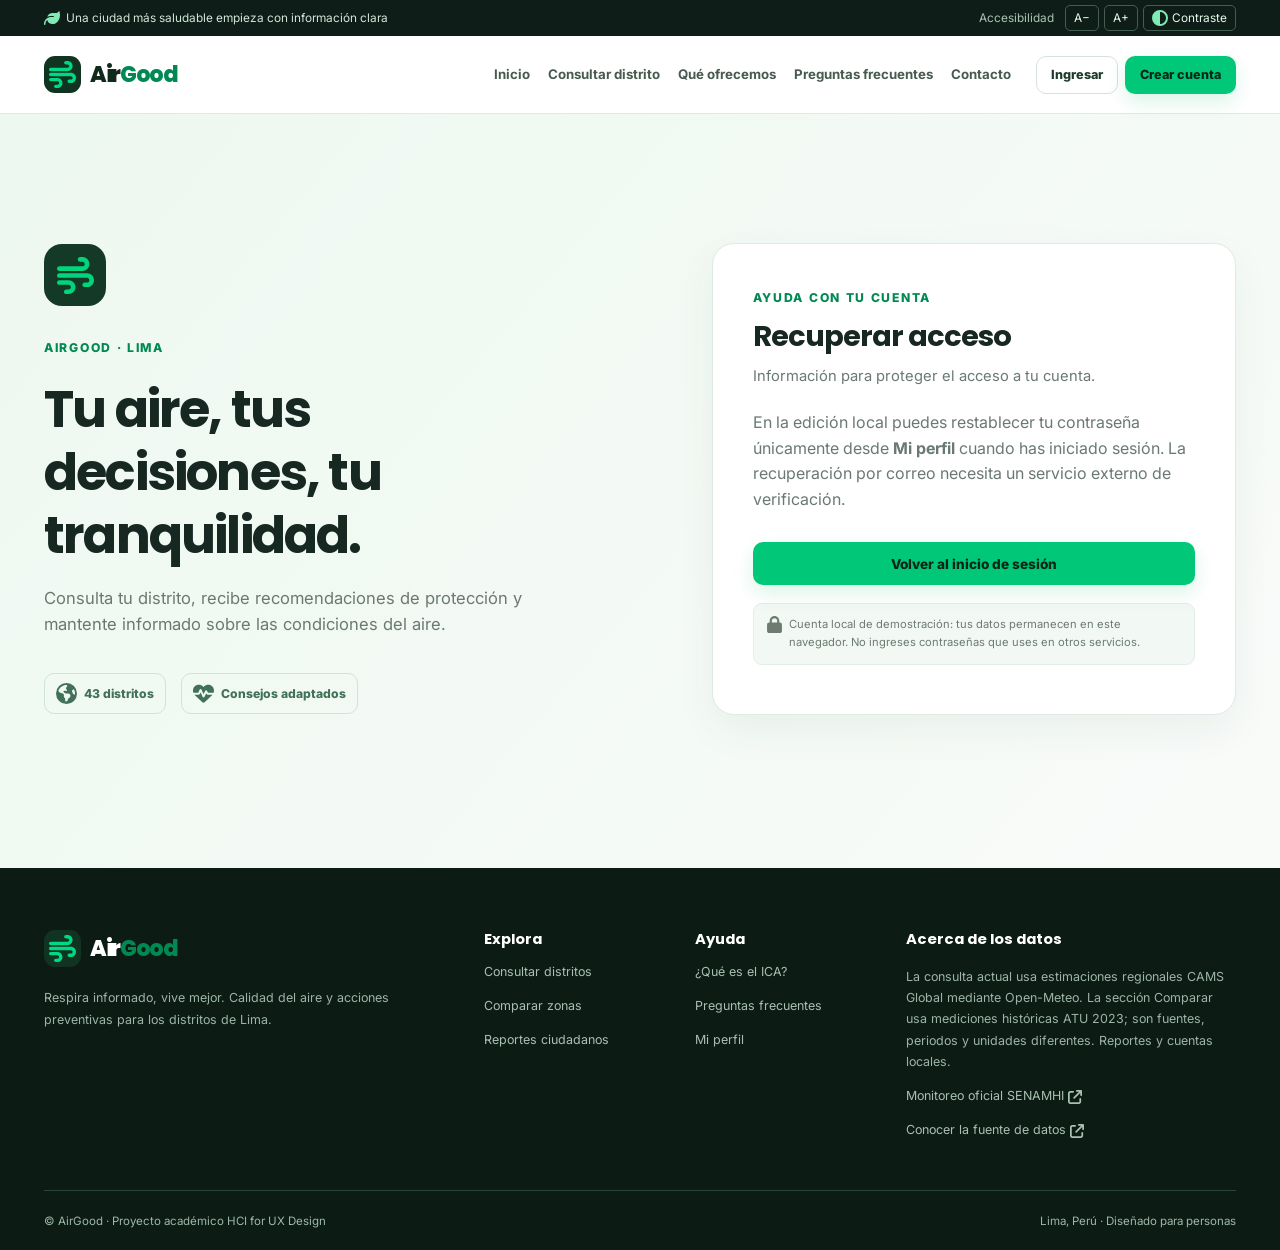
<file: pages/recuperar.html>
<!doctype html>
<html lang="es">
<head>
<meta charset="UTF-8">
<meta name="viewport" content="width=device-width, initial-scale=1">
<meta name="theme-color" content="#10221b">
<meta name="description" content="AirGood: monitoreo de calidad del aire en Lima, recomendaciones y alertas por distrito.">
<title>Recuperar acceso | AirGood</title>
<link rel="icon" href="../assets/icons/favicon.svg" type="image/svg+xml">
<link rel="preconnect" href="https://fonts.googleapis.com">
<link rel="preconnect" href="https://fonts.gstatic.com" crossorigin>
<link href="https://fonts.googleapis.com/css2?family=Inter:wght@400;500;600;700;800&family=Poppins:wght@500;600;700;800&display=swap" rel="stylesheet">
<link href="https://fonts.googleapis.com/css2?family=Material+Symbols+Rounded:opsz,wght,FILL,GRAD@24,500,0,0" rel="stylesheet">
<link rel="stylesheet" href="../css/style.css">
<link rel="stylesheet" href="../css/responsive.css">
<script defer src="../js/data.js"></script>
<script defer src="../js/icons.js"></script>
<script defer src="../js/app.js"></script>
</head>
<body data-page="recuperar">
<div id="app"><div class="loading-page" role="status">Preparando AirGood…</div></div>
</body>
</html>
</file>
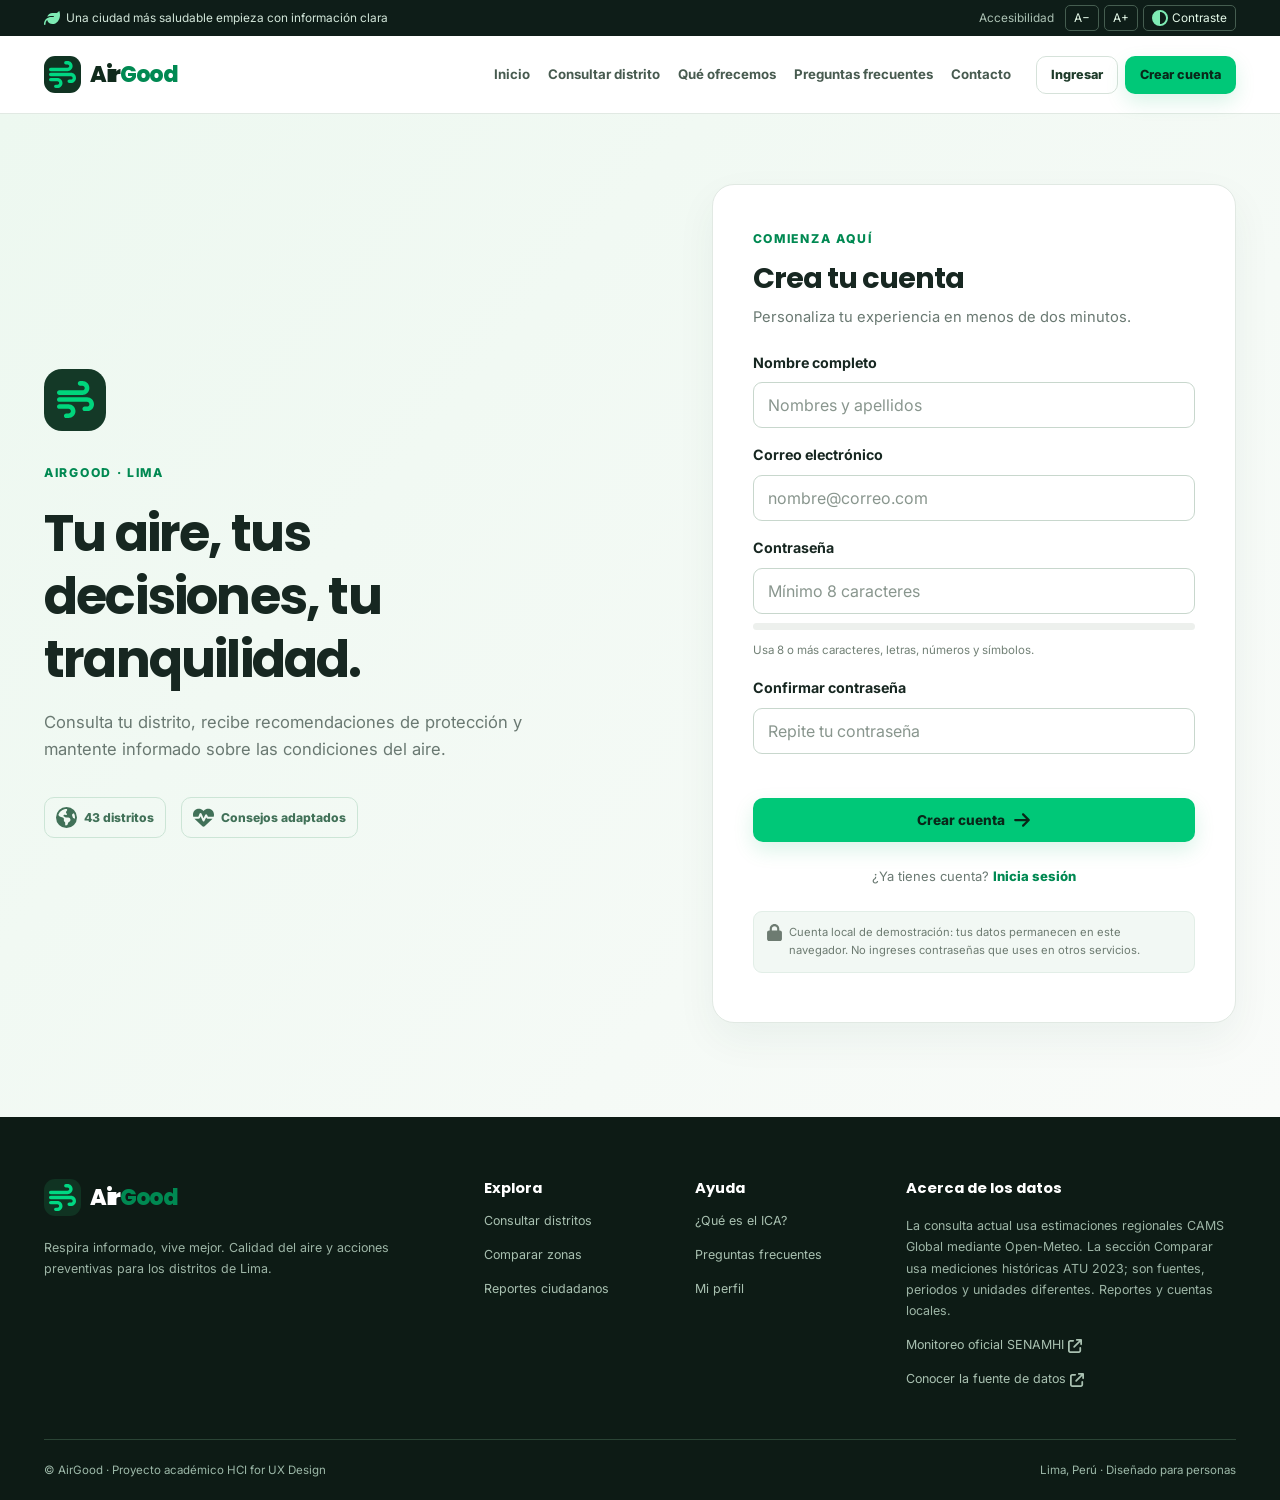
<file: pages/registro.html>
<!doctype html>
<html lang="es">
<head>
<meta charset="UTF-8">
<meta name="viewport" content="width=device-width, initial-scale=1">
<meta name="theme-color" content="#10221b">
<meta name="description" content="AirGood: monitoreo de calidad del aire en Lima, recomendaciones y alertas por distrito.">
<title>Crear cuenta | AirGood</title>
<link rel="icon" href="../assets/icons/favicon.svg" type="image/svg+xml">
<link rel="preconnect" href="https://fonts.googleapis.com">
<link rel="preconnect" href="https://fonts.gstatic.com" crossorigin>
<link href="https://fonts.googleapis.com/css2?family=Inter:wght@400;500;600;700;800&family=Poppins:wght@500;600;700;800&display=swap" rel="stylesheet">
<link href="https://fonts.googleapis.com/css2?family=Material+Symbols+Rounded:opsz,wght,FILL,GRAD@24,500,0,0" rel="stylesheet">
<link rel="stylesheet" href="../css/style.css">
<link rel="stylesheet" href="../css/responsive.css">
<script defer src="../js/data.js"></script>
<script defer src="../js/icons.js"></script>
<script defer src="../js/app.js"></script>
</head>
<body data-page="registro">
<div id="app"><div class="loading-page" role="status">Preparando AirGood…</div></div>
</body>
</html>
</file>
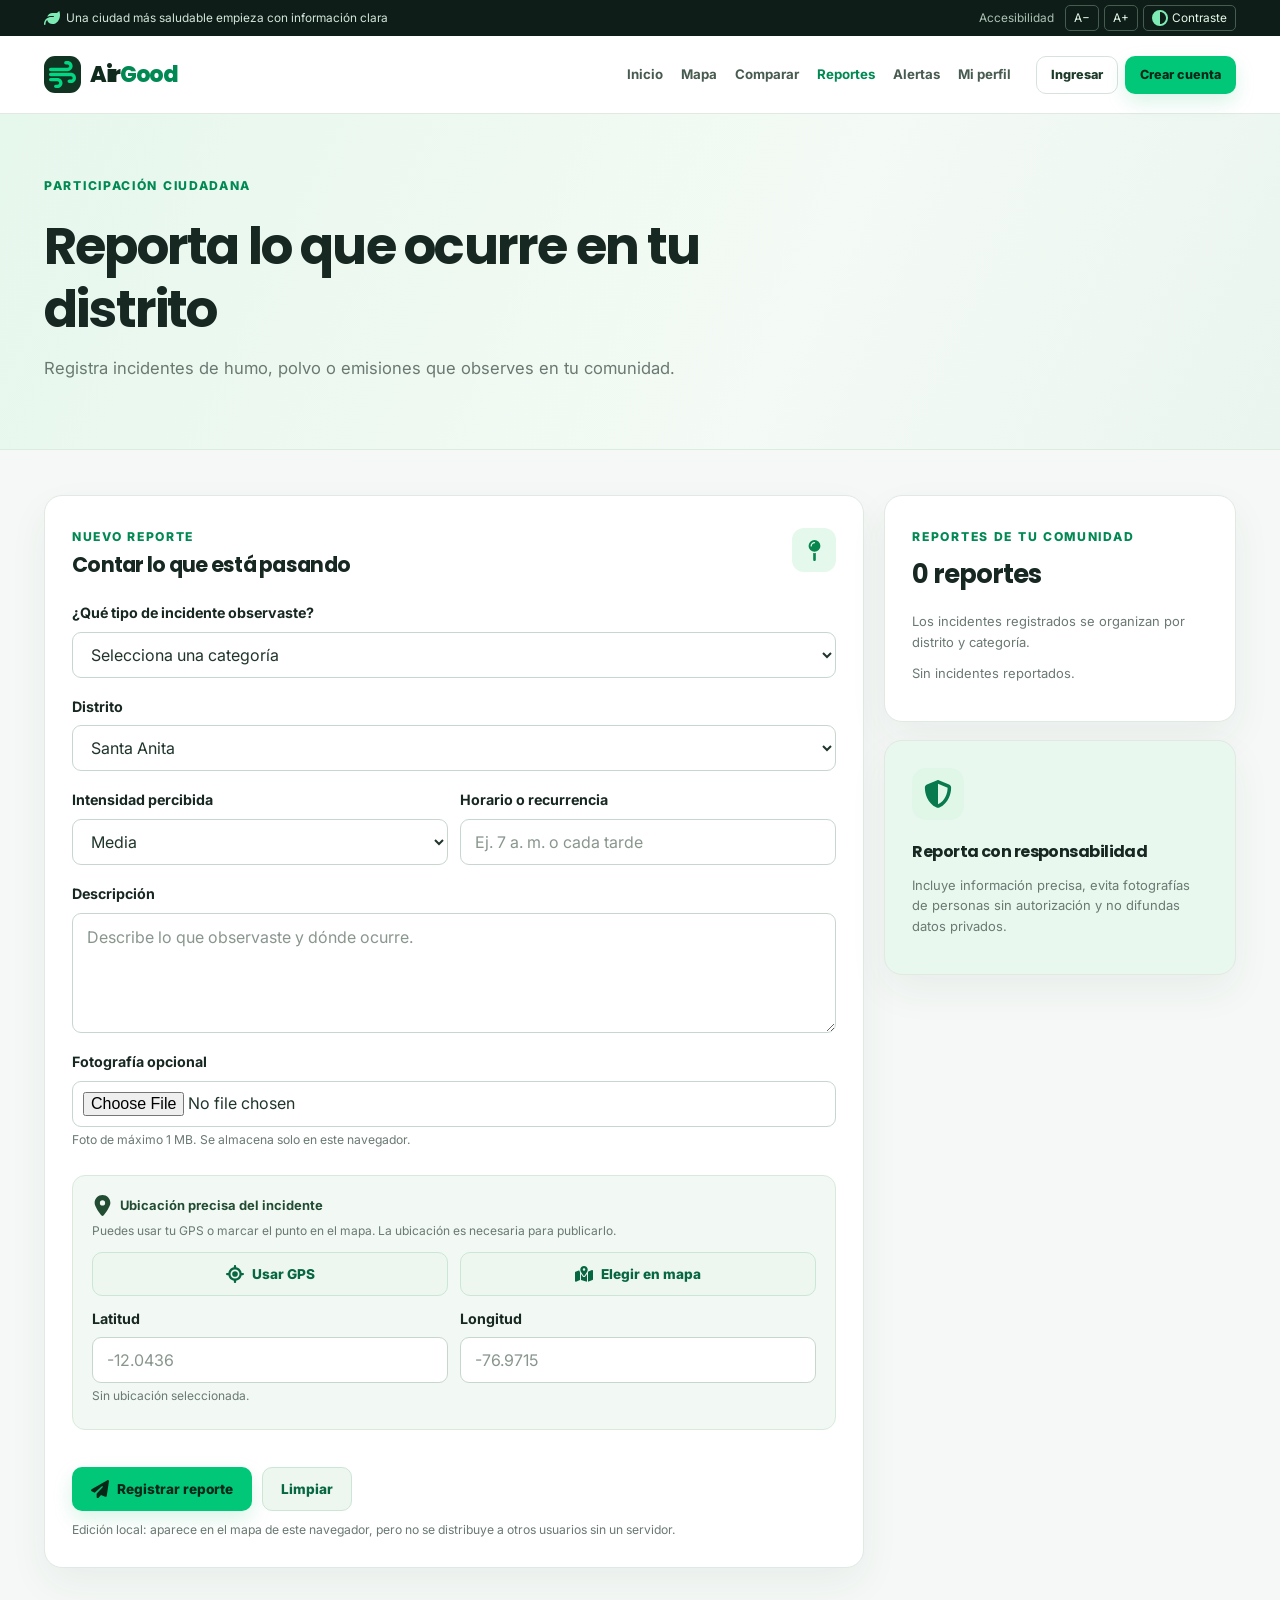
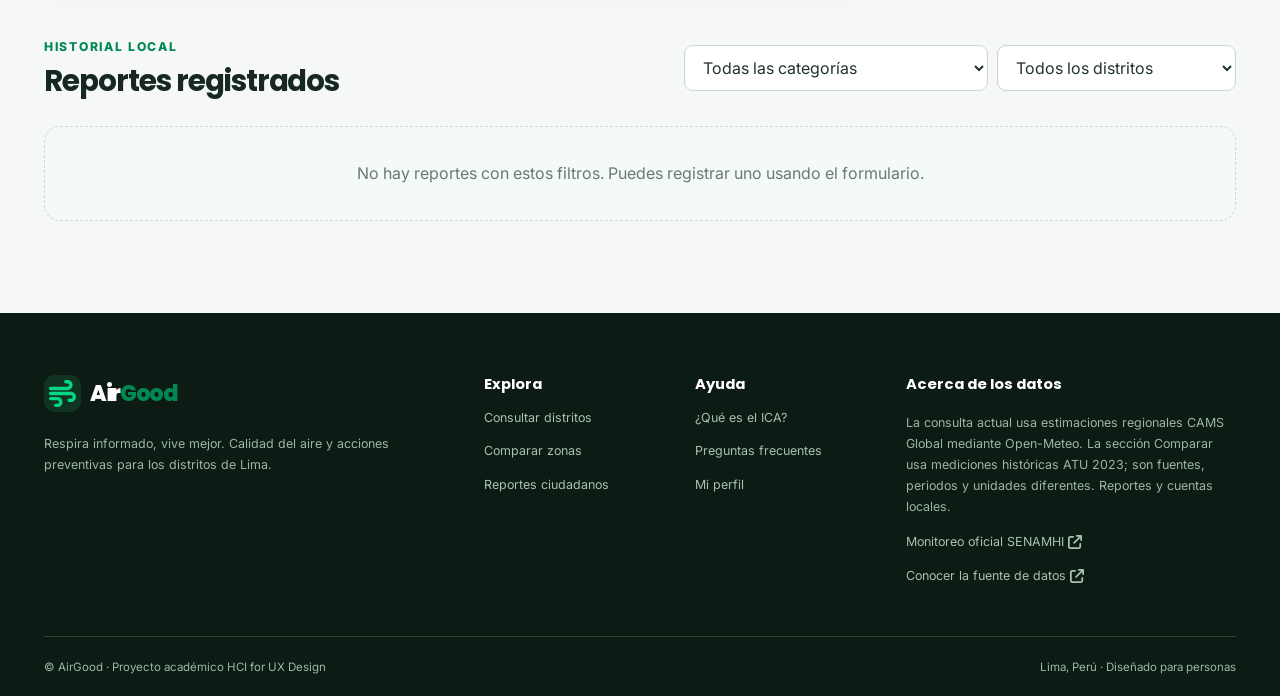
<file: pages/reportes.html>
<!doctype html>
<html lang="es">
<head>
<meta charset="UTF-8">
<meta name="viewport" content="width=device-width, initial-scale=1">
<meta name="theme-color" content="#10221b">
<meta name="description" content="AirGood: monitoreo de calidad del aire en Lima, recomendaciones y alertas por distrito.">
<title>Reportes ciudadanos | AirGood</title>
<link rel="icon" href="../assets/icons/favicon.svg" type="image/svg+xml">
<link rel="preconnect" href="https://fonts.googleapis.com">
<link rel="preconnect" href="https://fonts.gstatic.com" crossorigin>
<link href="https://fonts.googleapis.com/css2?family=Inter:wght@400;500;600;700;800&family=Poppins:wght@500;600;700;800&display=swap" rel="stylesheet">
<link href="https://fonts.googleapis.com/css2?family=Material+Symbols+Rounded:opsz,wght,FILL,GRAD@24,500,0,0" rel="stylesheet">
<link rel="stylesheet" href="../css/style.css">
<link rel="stylesheet" href="../css/responsive.css">
<script defer src="../js/data.js"></script>
<script defer src="../js/icons.js"></script>
<script defer src="../js/app.js"></script>
</head>
<body data-page="reportes">
<div id="app"><div class="loading-page" role="status">Preparando AirGood…</div></div>
</body>
</html>
</file>
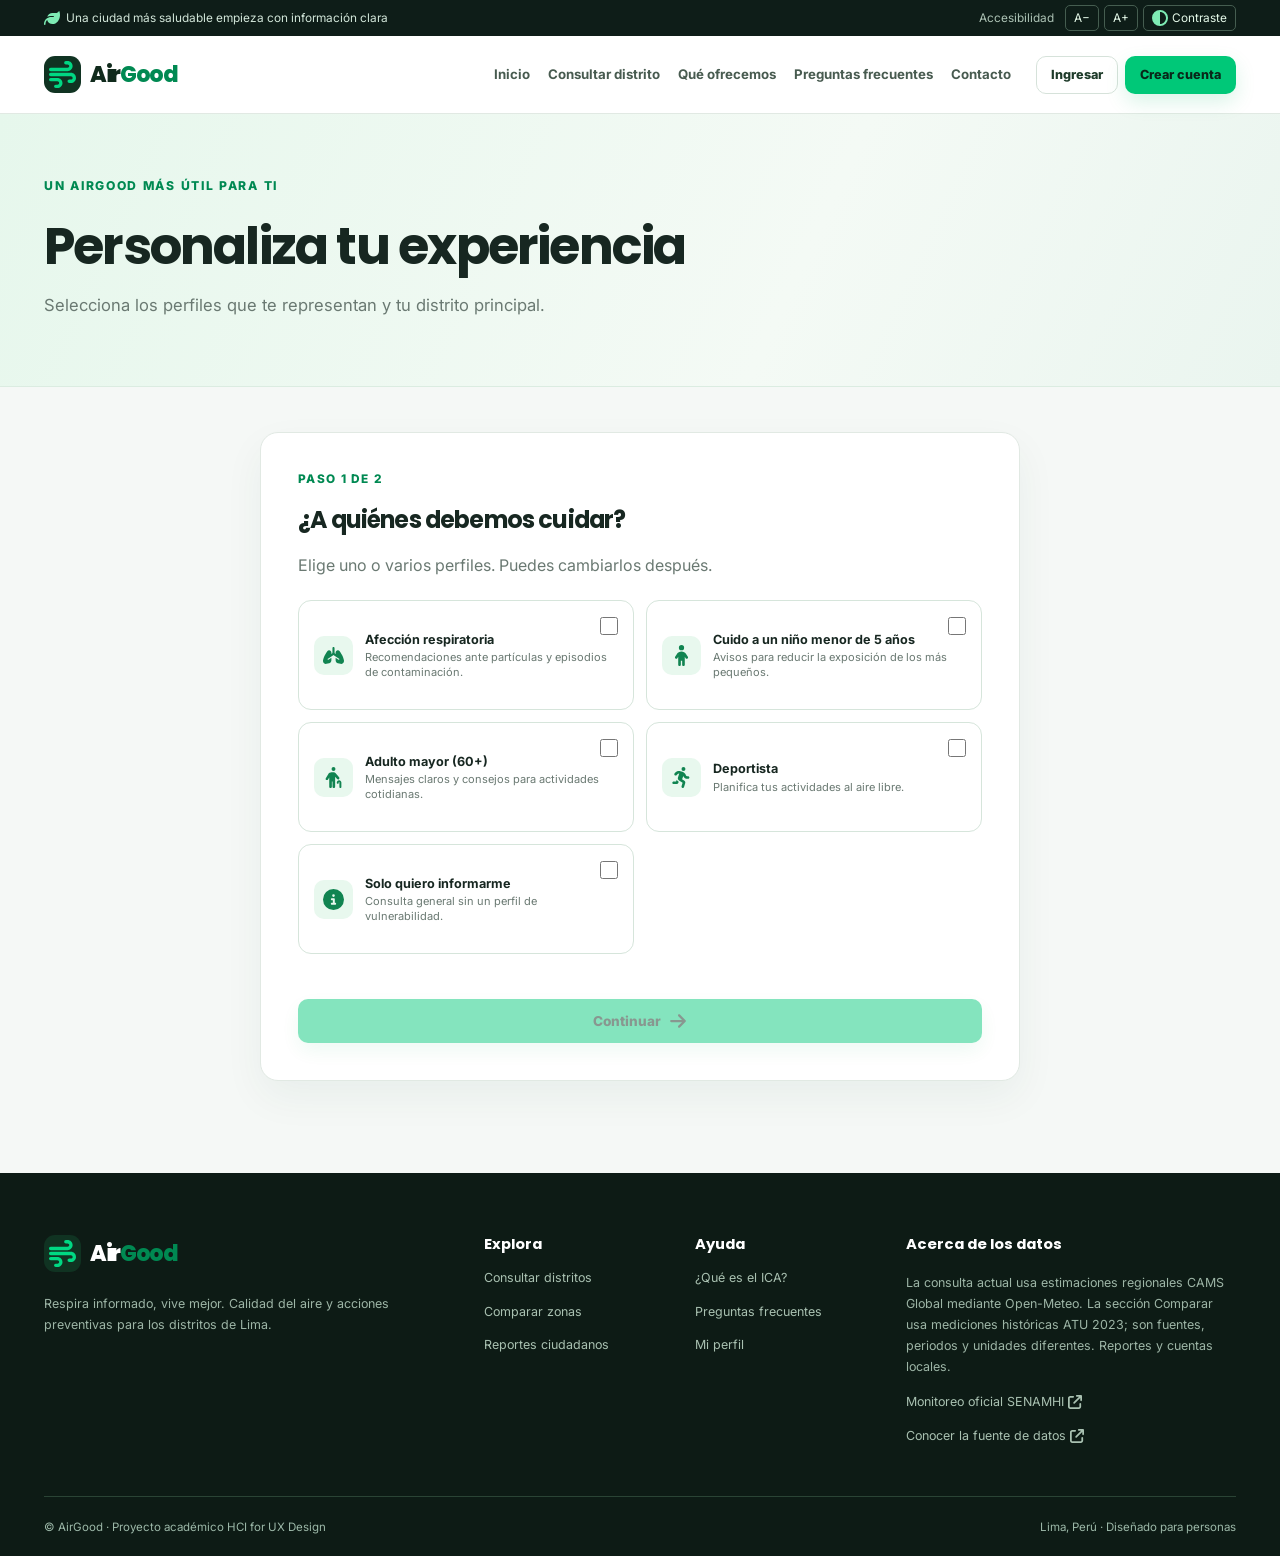
<file: pages/seleccionar-perfil.html>
<!doctype html>
<html lang="es">
<head>
<meta charset="UTF-8">
<meta name="viewport" content="width=device-width, initial-scale=1">
<meta name="theme-color" content="#10221b">
<meta name="description" content="AirGood: monitoreo de calidad del aire en Lima, recomendaciones y alertas por distrito.">
<title>Personaliza AirGood</title>
<link rel="icon" href="../assets/icons/favicon.svg" type="image/svg+xml">
<link rel="preconnect" href="https://fonts.googleapis.com">
<link rel="preconnect" href="https://fonts.gstatic.com" crossorigin>
<link href="https://fonts.googleapis.com/css2?family=Inter:wght@400;500;600;700;800&family=Poppins:wght@500;600;700;800&display=swap" rel="stylesheet">
<link href="https://fonts.googleapis.com/css2?family=Material+Symbols+Rounded:opsz,wght,FILL,GRAD@24,500,0,0" rel="stylesheet">
<link rel="stylesheet" href="../css/style.css">
<link rel="stylesheet" href="../css/responsive.css">
<script defer src="../js/data.js"></script>
<script defer src="../js/icons.js"></script>
<script defer src="../js/app.js"></script>
</head>
<body data-page="seleccionar-perfil">
<div id="app"><div class="loading-page" role="status">Preparando AirGood…</div></div>
</body>
</html>
</file>
<file: css/style.css>
:root {
    --brand:#00c878;
    --brand-dark:#008952;
    --deep:#0c1a16;
    --deep2:#14291f;
    --heading:#172721;
    --text:#35463f;
    --muted:#6a7972;
    --line:#e1e9e3;
    --bg:#f5f8f6;
    --paper:#fff;
    --soft:#e8f8ef;
    --font-size:16px;
    --radius:18px;
    --shadow:0 16px 40px rgba(27,67,46,.055)
}

* {
    box-sizing:border-box
}

html {
    font-size:var(--font-size);
    scroll-behavior:smooth;
    scroll-padding-top:96px
}

body {
    margin:0;
    font-family:Inter,Arial,sans-serif;
    background:var(--bg);
    color:var(--text);
    line-height:1.6;
    font-size:1rem
}

body,button,input,textarea,select {
    font-family:Inter,Arial,sans-serif
}

h1,h2,h3,h4,p {
    margin:0 0 .8em
}
h1,h2,h3,h4 {
    font-family:Poppins,Inter,sans-serif;
    color:var(--heading);
    line-height:1.23;
    letter-spacing:-.035em
}
h1 {
    font-size:clamp(2.2rem,4vw,3.6rem)
}
h2 {
    font-size:clamp(1.55rem,2.3vw,2.25rem)
}
h3 {
    font-size:1.1rem
}
p {
    color:var(--muted)
}
a {
    color:inherit;
    text-decoration:none
}
button {
    cursor:pointer
}
button,select,input,textarea {
    font-size:1rem
}
button:disabled {
    opacity:.48;
    cursor:not-allowed
}
input[type=checkbox] {
    accent-color:var(--brand-dark);
    width:18px;
    height:18px
}
img {
    max-width:100%;
    height:auto
}
label {
    font-size:.89rem;
    font-weight:700;
    color:var(--heading);
    display:block;
    margin-bottom:7px
}
strong,b {
    font-weight:700
}
hr {
    border:0;
    border-top:1px solid var(--line);
    margin:28px 0
}

:focus-visible {
    outline:3px solid #d59a21;
    outline-offset:3px
}
.skip {
    position:absolute;
    top:-100px;
    left:16px;
    z-index:9999;
    background:#fff;
    color:#123;
    padding:12px;
    border-radius:9px
}
.skip:focus {
    top:16px
}

.shell {
    width:min(1192px,calc(100% - 48px));
    margin-inline:auto
}
.narrow {
    max-width:760px
}
.section {
    padding:78px 0
}
.small-section {
    padding:45px 0 92px
}
.section-muted {
    background:#edf5f0
}
.section-block {
    padding-top:66px
}
.section-heading {
    text-align:center;
    max-width:730px;
    margin:0 auto 38px
}
.section-heading h2 {
    margin:9px 0 11px
}
.section-heading p {
    font-size:1.02rem
}
.eyebrow {
    display:inline-block;
    color:var(--brand-dark);
    text-transform:uppercase;
    font-size:.76rem;
    font-weight:800;
    letter-spacing:.14em
}
.heading {
    max-width:820px
}
.heading h1 {
    margin:.34em 0 .27em
}
.heading h1 span {
    color:var(--brand-dark)
}
.heading p {
    font-size:1.04rem
}
.inner-hero {
    background:linear-gradient(115deg,#e6f7ec,#f4faf5 62%,#eaf5ef);
    padding:58px 0 54px;
    border-bottom:1px solid #dbece1
}
.back-link {
    display:inline-flex;
    gap:8px;
    align-items:center;
    color:var(--brand-dark);
    font-weight:700;
    font-size:.86rem;
    margin-bottom:19px
}
.back-link .material-symbols-rounded {
    font-size:21px
}

.material-symbols-rounded {
    font-size:21px;
    line-height:1;
    vertical-align:middle;
    font-weight:normal;
    flex-shrink:0
}
.loading-page {
    height:65vh;
    display:grid;
    place-items:center;
    color:var(--brand-dark);
    font-weight:700
}
.loading-card {
    min-height:160px;
    display:grid;
    place-items:center;
    color:var(--muted);
    font-weight:600;
    text-align:center;
    padding:25px
}
.chart-loading {
    display:grid;
    place-items:center;
    min-height:150px;
    color:var(--brand-dark)
}
.subtle-pill {
    border-radius:100px;
    padding:5px 11px;
    background:#eef3f0;
    color:#466458;
    font-size:.74rem;
    font-weight:700
}
.step {
    font-size:.74rem;
    font-weight:800;
    color:var(--brand-dark);
    letter-spacing:.11em;
    margin:0 0 16px
}
.subtitle {
    font-size:.92rem
}
.caption,.form-note {
    font-size:.76rem;
    color:var(--muted);
    line-height:1.55
}
.form-note {
    margin:10px 0 0
}
.field-error {
    font-size:.79rem;
    color:#bf3737;
    display:block;
    min-height:1.2em;
    margin:4px 0 8px
}
.empty-state {
    text-align:center;
    background:#f4faf6;
    border:1px dashed #cbdccf;
    padding:34px 24px;
    border-radius:16px;
    color:var(--muted)
}
.empty-state .material-symbols-rounded {
    display:block;
    margin:0 auto 12px;
    color:#55a775;
    font-size:36px
}
.empty-state a {
    color:var(--brand-dark);
    font-weight:700
}
.full-width {
    grid-column:1/-1
}

.utility {
    background:#0e1d18;
    color:#d2e6d9;
    font-size:.74rem
}
.utility-inner {
    display:flex;
    align-items:center;
    justify-content:space-between;
    min-height:36px;
    gap:14px
}
.utility-inner>span {
    display:flex;
    align-items:center;
    gap:6px
}
.utility .material-symbols-rounded {
    font-size:16px;
    color:#7eebb4
}
.utility-actions {
    display:flex;
    align-items:center;
    gap:5px
}
.utility-label {
    margin-right:6px;
    color:#adc3b5
}
.utility-button {
    border:1px solid #455d50;
    background:transparent;
    color:#e5f9e9;
    border-radius:5px;
    min-height:26px;
    padding:3px 8px;
    display:flex;
    align-items:center;
    gap:4px;
    font-size:.74rem
}
.utility-button:hover,.utility-button[aria-pressed=true] {
    background:#bafbd6;
    color:#10271c
}
.main-header {
    position:sticky;
    top:0;
    z-index:80;
    background:rgba(255,255,255,.97);
    border-bottom:1px solid var(--line);
    backdrop-filter:blur(15px)
}
.header-row {
    height:77px;
    display:flex;
    align-items:center;
    justify-content:space-between;
    gap:22px
}
.logo {
    display:inline-flex;
    align-items:center;
    gap:9px;
    white-space:nowrap;
    font-family:Poppins,sans-serif;
    font-weight:800;
    font-size:1.38rem;
    letter-spacing:-.06em;
    color:#102a1c
}
.logo-accent {
    color:var(--brand-dark)
}
.logo-icon {
    width:37px;
    height:37px;
    background:#103322;
    color:#00d883;
    border-radius:11px;
    display:grid;
    place-items:center
}
.logo-icon .material-symbols-rounded {
    font-size:27px
}
.nav-panel {
    display:flex;
    align-items:center;
    gap:25px
}
.nav-links,.nav-actions {
    display:flex;
    align-items:center;
    gap:18px
}
.nav-links>a {
    white-space:nowrap;
    font-size:.83rem;
    font-weight:700;
    color:#485b50;
    transition:color .2s
}
.nav-links>a:hover,.nav-links>a[aria-current=page] {
    color:var(--brand-dark)
}
.nav-actions {
    gap:7px
}
.menu-toggle {
    display:none
}
.user-chip {
    display:flex;
    align-items:center;
    gap:5px;
    font-size:.78rem;
    font-weight:700;
    color:#244536
}

.btn {
    display:inline-flex;
    align-items:center;
    justify-content:center;
    gap:8px;
    text-align:center;
    padding:12px 18px;
    min-height:43px;
    border:1px solid transparent;
    border-radius:10px;
    font-size:.85rem;
    font-weight:800;
    line-height:1.2;
    text-decoration:none;
    transition:transform .18s,background .18s,border-color .18s;
    white-space:normal
}
.btn:hover:not(:disabled) {
    transform:translateY(-1px)
}
.btn .material-symbols-rounded {
    font-size:18px
}
.btn-primary {
    background:#00c878;
    color:#092719;
    box-shadow:0 8px 20px rgba(0,178,99,.15)
}
.btn-primary:hover {
    background:#00e38d
}
.btn-subtle {
    background:#edf7f0;
    color:#076741;
    border:1px solid #cbe6d5
}
.btn-subtle:hover {
    background:#d9f3e3
}
.btn-ghost {
    background:transparent;
    color:#1e3b2a;
    border:1px solid #d6e2da
}
.btn-ghost:hover {
    background:#edf7f1
}
.btn-outline-light {
    background:transparent;
    color:white;
    border-color:#81958a
}
.btn-outline-light:hover {
    background:#fff;
    color:#123b28
}
.btn-danger {
    background:#fff0ef;
    border-color:#eabbb9;
    color:#bb3d35
}
.btn-sm {
    padding:10px 14px;
    min-height:38px;
    font-size:.79rem
}
.btn-lg {
    padding:16px 25px;
    min-height:53px;
    font-size:.91rem
}
.btn-block {
    width:100%
}
.text-link {
    display:inline-flex;
    gap:5px;
    align-items:center;
    border:0;
    background:none;
    color:var(--brand-dark);
    font-size:.81rem;
    font-weight:800;
    padding:6px 0
}
.text-link .material-symbols-rounded {
    font-size:18px
}
.text-link:hover {
    text-decoration:underline
}
.icon-button {
    border:none;
    background:transparent;
    color:#638273;
    border-radius:7px;
    padding:8px;
    display:inline-flex;
    align-items:center;
    justify-content:center
}
.icon-button:hover {
    background:#e2f4e8;
    color:#06613b
}

.hero {
    background:radial-gradient(ellipse 40% 70% at 95% 35%,#124536 0%,transparent 70%),linear-gradient(128deg,#081611,#132921 62%,#0b251d);
    color:white;
    padding:96px 0 104px;
    overflow:hidden;
    position:relative
}
.hero:before {
    content:"";
    position:absolute;
    width:650px;
    height:650px;
    right:-350px;
    top:-180px;
    border-radius:50%;
    border:1px solid rgba(65,223,144,.14);
    box-shadow:0 0 0 80px rgba(82,207,135,.025),0 0 0 180px rgba(42,157,93,.023)
}
.hero-grid {
    position:relative;
    display:grid;
    grid-template-columns:1.03fr .97fr;
    gap:80px;
    align-items:center
}
.hero-tag {
    display:inline-flex;
    align-items:center;
    gap:6px;
    border:1px solid #38614c;
    background:rgba(19,103,62,.2);
    border-radius:100px;
    padding:8px 13px;
    color:#b9f6d4;
    font-size:.76rem;
    font-weight:700;
    margin-bottom:25px
}
.hero-tag .material-symbols-rounded {
    font-size:17px;
    color:#00de83
}
.hero h1 {
    font-size:clamp(2.5rem,4.4vw,4.35rem);
    line-height:1.1;
    color:#fff;
    letter-spacing:-.06em;
    margin:0 0 20px
}
.hero h1 span {
    color:#00d97a
}
.hero p {
    color:#bbcfc3;
    font-size:1.04rem;
    line-height:1.75;
    max-width:540px
}
.hero-buttons {
    display:flex;
    gap:13px;
    flex-wrap:wrap;
    margin-top:28px
}
.hero-trust {
    margin-top:28px;
    display:flex;
    gap:24px;
    flex-wrap:wrap;
    color:#c7ddcd;
    font-size:.75rem
}
.hero-trust span {
    display:flex;
    align-items:center;
    gap:5px
}
.hero-trust .material-symbols-rounded {
    color:#00d878;
    font-size:18px
}
.hero-dashboard {
    position:relative;
    background:linear-gradient(155deg,#203e31,#13291f);
    border:1px solid #39684e;
    border-radius:24px;
    padding:28px;
    box-shadow:0 30px 80px rgba(0,0,0,.32),0 0 0 8px rgba(255,255,255,.025);
    transform:rotate(-1deg)
}
.floating-label {
    position:absolute;
    right:20px;
    top:-19px;
    background:#c7f6d7;
    color:#185638;
    font-size:.72rem;
    font-weight:800;
    border-radius:100px;
    padding:8px 13px;
    display:flex;
    gap:5px;
    align-items:center;
    box-shadow:0 12px 30px #0003
}
.preview-head {
    display:flex;
    justify-content:space-between;
    gap:12px;
    align-items:center;
    padding-bottom:20px;
    border-bottom:1px solid #365945
}
.preview-head strong {
    display:block;
    color:white;
    font-family:Poppins;
    font-size:1.17rem
}
.preview-small {
    display:block;
    color:#9cc5ae;
    font-size:.73rem
}
.preview-weather {
    width:48px;
    height:48px;
    border-radius:14px;
    display:grid;
    place-items:center;
    color:#00f494;
    background:#195637
}
.preview-weather .material-symbols-rounded {
    font-size:30px
}
.preview-score {
    display:flex;
    align-items:end;
    justify-content:space-between;
    gap:12px;
    padding:20px 0 10px
}
.preview-score>div:first-child>span:first-child {
    display:block;
    font-size:.73rem;
    color:#abd0b8
}
.preview-score strong {
    display:block;
    color:#fff;
    font-family:Poppins;
    font-size:5.1rem;
    line-height:1.05;
    letter-spacing:-.085em;
    margin:10px 0
}
.preview-pip {
    font-size:.74rem;
    color:var(--pip);
    display:flex;
    align-items:center;
    gap:5px;
    font-weight:700
}
.preview-pip .material-symbols-rounded {
    font-size:18px
}
.preview-chart {
    height:140px;
    width:49%;
    display:flex;
    align-items:end;
    gap:6px;
    padding-bottom:4px
}
.preview-chart span {
    flex:1;
    background:linear-gradient(180deg,#00c776,#146e48);
    border-radius:7px 7px 0 0;
    opacity:.8
}
.preview-chart span:nth-child(2n) {
    opacity:.43
}
.preview-advice {
    border:1px solid #345944;
    border-radius:10px;
    background:rgba(15,77,47,.6);
    padding:10px 14px;
    font-size:.77rem!important;
    color:#ddf2e5!important
}
.hero-dashboard small {
    font-size:.7rem;
    color:#a8bbae
}
.preview-foot {
    display:flex;
    gap:14px;
    flex-wrap:wrap;
    border-top:1px solid #345340;
    margin-top:17px;
    padding-top:18px
}
.preview-foot span {
    display:flex;
    align-items:center;
    gap:4px;
    font-size:.69rem;
    color:#a8c8b4
}
.preview-foot .material-symbols-rounded {
    font-size:17px;
    color:#00d97a
}
.skeleton-dark {
    color:#d6e4da;
    text-align:center;
    padding:80px 10px
}

.benefits-grid {
    display:grid;
    grid-template-columns:repeat(3,1fr);
    gap:19px
}
.feature-card {
    background:var(--paper);
    border:1px solid var(--line);
    border-radius:var(--radius);
    padding:28px;
    box-shadow:var(--shadow);
    transition:transform .2s
}
.feature-card:hover {
    transform:translateY(-3px)
}
.feature-icon {
    display:grid;
    place-items:center;
    color:#087a4e;
    background:#e0f7e8;
    border-radius:14px;
    width:52px;
    height:52px;
    margin-bottom:22px
}
.feature-icon .material-symbols-rounded {
    font-size:28px
}
.feature-card h3 {
    font-size:1.08rem;
    margin-bottom:10px
}
.feature-card p {
    font-size:.88rem;
    min-height:80px
}
.feature-meta {
    display:flex;
    align-items:center;
    gap:5px;
    color:#08754b;
    font-weight:800;
    font-size:.74rem;
    margin-top:18px
}

.card {
    background:var(--paper);
    border:1px solid var(--line);
    border-radius:var(--radius);
    box-shadow:var(--shadow);
    padding:27px
}
.consult-layout {
    display:grid;
    grid-template-columns:.88fr 1.12fr;
    gap:28px;
    align-items:stretch
}
.consult-controls {
    padding:30px
}
.consult-controls>.input {
    margin-bottom:24px
}
.input {
    display:block;
    width:100%;
    padding:11px 14px;
    background:#fff;
    border:1px solid #c8d7cd;
    border-radius:9px;
    min-height:46px;
    color:#20352b;
    transition:border .2s;
    outline:none
}
.input:focus {
    border-color:#00985d;
    box-shadow:0 0 0 3px rgba(0,200,120,.11)
}
input.input:disabled {
    background:#f4f7f5;
    color:#6f7972;
    opacity:1
}
.input::placeholder {
    color:#89968e
}
.input[type=file] {
    padding:10px
}
.input[type=number] {
    min-width:0
}
textarea.input {
    resize:vertical;
    line-height:1.5
}
select.input {
    padding-right:24px
}
.callout {
    display:flex;
    align-items:start;
    gap:12px;
    background:#f1faf4;
    border:1px solid #daf0e1;
    border-radius:12px;
    padding:16px;
    margin:12px 0 21px
}
.callout-icon {
    color:var(--brand-dark);
    flex-shrink:0
}
.callout b {
    color:#23583d;
    font-size:.83rem
}
.callout p {
    font-size:.76rem;
    margin:2px 0
}
.callout.soft {
    background:#f4f9f6
}
.legend-grid {
    display:grid;
    grid-template-columns:repeat(2,1fr);
    gap:12px
}
.legend-item {
    display:flex;
    align-items:center;
    gap:9px;
    min-width:0
}
.legend-dot {
    display:grid;
    place-items:center;
    color:white;
    width:30px;
    height:30px;
    border-radius:10px;
    flex-shrink:0
}
.legend-dot .material-symbols-rounded {
    font-size:16px
}
.legend-item b {
    display:block;
    color:var(--heading);
    font-size:.73rem;
    line-height:1.3
}
.legend-item span:last-child {
    display:block;
    color:var(--muted);
    font-size:.67rem
}
.aqi-result {
    background:linear-gradient(135deg,#142820,#1b392b);
    color:white;
    border:1px solid #36634e;
    border-radius:18px;
    padding:27px;
    min-height:100%
}
.aqi-top {
    display:flex;
    align-items:center;
    justify-content:space-between;
    gap:13px;
    flex-wrap:wrap
}
.aqi-top>span:first-child {
    display:flex;
    align-items:center;
    gap:5px;
    font-size:.81rem;
    font-weight:800
}
.aqi-top .material-symbols-rounded {
    font-size:18px
}
.aqi-status {
    display:inline-flex;
    align-items:center;
    gap:4px;
    background:var(--category-color);
    color:#101e15;
    padding:5px 10px;
    border-radius:100px;
    font-weight:800;
    font-size:.7rem
}
.aqi-middle {
    display:flex;
    justify-content:space-between;
    align-items:center;
    gap:10px;
    margin-top:25px
}
.aqi-middle>div:first-child strong {
    display:block;
    color:white;
    font-family:Poppins;
    font-size:clamp(3.7rem,6vw,5.2rem);
    line-height:1;
    letter-spacing:-.08em
}
.aqi-middle>div:first-child span {
    display:block;
    color:#bcd5c6;
    font-size:.73rem;
    margin-top:7px
}
.aqi-orbit {
    width:110px;
    height:110px;
    border-radius:50%;
    border:1px solid rgba(255,255,255,.17);
    display:grid;
    place-items:center;
    box-shadow:0 0 0 13px rgba(255,255,255,.03),0 0 0 26px rgba(255,255,255,.015)
}
.aqi-orbit span {
    width:65px;
    height:65px;
    border-radius:50%;
    background:var(--category-color);
    color:#0f2319;
    display:grid;
    place-items:center
}
.aqi-orbit .material-symbols-rounded {
    font-size:34px
}
.aqi-message {
    color:#d5eadc;
    font-size:.87rem;
    margin:21px 0 19px;
    padding-left:12px;
    border-left:3px solid var(--category-color)
}
.aqi-mini {
    display:grid;
    grid-template-columns:1fr 1fr;
    gap:8px
}
.aqi-mini>span {
    border:1px solid #385e49;
    background:rgba(255,255,255,.045);
    padding:10px;
    border-radius:9px;
    font-size:.72rem;
    color:#cce1d3
}
.aqi-mini b {
    color:white
}
.source-row {
    display:flex;
    gap:8px;
    align-items:flex-start;
    color:#b5d0be;
    border-top:1px solid #375545;
    padding-top:16px;
    margin-top:16px;
    font-size:.68rem;
    line-height:1.5
}
.source-row strong {
    color:#d0e9d9
}
.source-row .material-symbols-rounded {
    font-size:18px;
    color:#72dba2
}
.under-result {
    display:flex;
    flex-wrap:wrap;
    gap:10px;
    margin-top:14px
}
.level-pill {
    display:inline-flex;
    gap:6px;
    align-items:center;
    padding:7px 10px;
    border:1px solid #d3e5d9;
    border-radius:8px;
    font-size:.74rem;
    font-weight:800
}
.level-good {
    color:#03894f;
    background:#e4f9ed
}
.level-moderate {
    color:#7b6113;
    background:#fff6d9
}
.level-sensitive {
    color:#985219;
    background:#fff0dd
}
.level-unhealthy {
    color:#bd4040;
    background:#fff0ee
}
.level-very {
    color:#7251b0;
    background:#f4efff
}
.level-hazard {
    color:#9c354d;
    background:#fff0f3
}

.tools-grid {
    display:grid;
    grid-template-columns:repeat(2,1fr);
    gap:16px
}
.tool-card {
    display:grid;
    grid-template-columns:51px 1fr 24px;
    align-items:start;
    gap:15px;
    background:#fff;
    padding:24px;
    border:1px solid var(--line);
    border-radius:14px;
    box-shadow:var(--shadow);
    transition:border .2s,transform .2s
}
.tool-card:hover {
    transform:translateY(-2px);
    border-color:#85cfab
}
.tool-icon {
    height:47px;
    width:47px;
    display:grid;
    place-items:center;
    border-radius:12px;
    background:#e5f8ed;
    color:#008451
}
.tool-icon .material-symbols-rounded {
    font-size:26px
}
.tool-card h3 {
    margin:1px 0 5px;
    font-size:.98rem
}
.tool-card p {
    font-size:.79rem;
    line-height:1.6;
    margin:0
}
.tool-arrow {
    color:#008d57
}
.faq-layout {
    display:grid;
    grid-template-columns:.9fr 1.1fr;
    gap:85px
}
.faq-layout .section-heading {
    text-align:left;
    margin:0 0 22px
}
.faq-item {
    margin-bottom:10px;
    background:#fff;
    border:1px solid var(--line);
    border-radius:11px;
    padding:0 18px
}
.faq-item summary {
    display:flex;
    align-items:center;
    justify-content:space-between;
    gap:12px;
    cursor:pointer;
    list-style:none;
    font-weight:800;
    font-size:.84rem;
    color:#243d2d;
    padding:17px 0
}
.faq-item summary::-webkit-details-marker {
    display:none
}
.faq-arrow {
    display:grid;
    place-items:center
}
.faq-item[open] .faq-arrow {
    transform:rotate(180deg)
}
.faq-item p {
    border-top:1px solid var(--line);
    font-size:.82rem;
    padding-top:12px
}
.contact-grid {
    display:grid;
    grid-template-columns:1fr 1fr;
    gap:100px;
    align-items:center
}
.contact-visual h2 {
    font-size:clamp(2.1rem,3.4vw,3.1rem);
    margin-top:17px
}
.contact-visual p {
    font-size:1rem
}
.contact-chip {
    display:inline-flex;
    gap:7px;
    align-items:center;
    background:#e1f8eb;
    color:#137647;
    font-weight:800;
    padding:11px 15px;
    border-radius:100px;
    font-size:.81rem;
    margin-top:18px
}
.contact-form label,.auth-form label,.report-form label {
    margin-top:16px
}
.contact-form h3 {
    font-size:1.35rem
}
.contact-form button {
    margin-top:14px
}
.footer {
    background:#0d1b15;
    color:#d7e6da;
    padding:62px 0 20px
}
.foot-grid {
    display:grid;
    grid-template-columns:1.6fr .7fr .7fr 1.3fr;
    gap:34px
}
.foot-brand .logo {
    color:white
}
.foot-grid p {
    color:#9db5a6;
    font-size:.78rem;
    line-height:1.7;
    margin-top:18px
}
.foot-grid h3 {
    color:white;
    font-size:.92rem;
    letter-spacing:0
}
.foot-grid>div>a:not(.logo) {
    display:block;
    color:#a9c1b1;
    font-size:.78rem;
    margin:14px 0
}
.foot-grid>div>a:hover {
    color:#2bdf8c
}
.foot-grid>div>a .material-symbols-rounded {
    font-size:14px
}
.foot-bottom {
    border-top:1px solid #2a4435;
    display:flex;
    justify-content:space-between;
    gap:20px;
    padding-top:21px;
    margin-top:36px;
    font-size:.72rem;
    color:#9cb8a8
}

.auth-section {
    padding:70px 0 94px;
    background:linear-gradient(130deg,#edf8f0,#f9fbf9)
}
.auth-grid {
    display:grid;
    grid-template-columns:1fr .9fr;
    gap:85px;
    align-items:center
}
.auth-story {
    padding:60px 40px 60px 0
}
.auth-story h1 {
    font-size:clamp(2.6rem,4vw,4.2rem);
    margin:18px 0
}
.auth-story p {
    font-size:1.04rem
}
.auth-mark {
    height:62px;
    width:62px;
    display:grid;
    place-items:center;
    background:#143927;
    border-radius:18px;
    color:#00d57c;
    margin-bottom:28px
}
.auth-mark .material-symbols-rounded {
    font-size:37px
}
.auth-stats {
    display:flex;
    gap:15px;
    margin-top:35px;
    flex-wrap:wrap
}
.auth-stats span {
    border:1px solid #cce5d6;
    border-radius:10px;
    padding:9px 11px;
    font-size:.76rem;
    font-weight:800;
    color:#417158;
    display:flex;
    align-items:center;
    gap:7px
}
.auth-card {
    padding:40px;
    border-radius:22px
}
.auth-card h2 {
    font-size:1.8rem;
    margin:10px 0
}
.auth-form {
    margin-top:22px
}
.auth-form label {
    margin-bottom:8px
}
.auth-form .btn {
    margin-top:17px
}
.auth-help {
    text-align:right;
    margin:12px 0
}
.auth-help a,.auth-switch a {
    font-size:.82rem;
    color:var(--brand-dark);
    font-weight:800
}
.auth-switch {
    text-align:center;
    font-size:.81rem;
    margin:24px 0
}
.strength {
    height:7px;
    background:#edf0ed;
    border-radius:100px;
    margin:9px 0 6px;
    overflow:hidden
}
.strength>div {
    height:100%;
    width:0;
    transition:width .2s;
    border-radius:100px
}
.auth-form small {
    font-size:.72rem;
    color:#728176
}
.local-note {
    font-size:.7rem;
    color:#6d7b71;
    background:#f2f8f4;
    border:1px solid #e2eee7;
    padding:12px;
    border-radius:9px;
    margin-top:18px;
    display:flex;
    align-items:start;
    gap:6px
}
.local-note .material-symbols-rounded {
    font-size:17px
}

.form-card {
    padding:37px
}
.form-card h2 {
    font-size:1.48rem
}
.profile-list {
    display:grid;
    grid-template-columns:1fr 1fr;
    gap:12px;
    margin:22px 0
}
.profile-option {
    border:1.5px solid #d6e5db;
    border-radius:13px;
    display:flex;
    align-items:center;
    gap:12px;
    padding:15px;
    cursor:pointer;
    background:#fff;
    position:relative;
    min-height:110px;
    margin:0
}
.profile-option.is-active {
    border-color:#03bc73;
    background:#edfff4;
    box-shadow:inset 0 0 0 1px #00c878
}
.profile-option input {
    position:absolute;
    right:12px;
    top:13px
}
.profile-option span:nth-of-type(2) {
    flex:1;
    padding-right:11px
}
.profile-option b {
    font-size:.79rem;
    color:var(--heading);
    display:block
}
.profile-option small {
    display:block;
    color:var(--muted);
    font-size:.69rem;
    font-weight:400;
    line-height:1.4
}
.profile-icon {
    height:39px;
    width:39px;
    display:grid;
    place-items:center;
    border-radius:10px;
    background:#e8f8ee;
    color:#118451;
    flex-shrink:0
}
.option-check {
    display:none
}
.setup-step {
    margin-top:28px
}
.chosen-district {
    font-weight:700;
    color:#008953;
    padding:10px 0
}

.dashboard-heading {
    display:flex;
    justify-content:space-between;
    align-items:end;
    gap:20px;
    margin-bottom:22px
}
.dashboard-heading h2 {
    margin:5px 0 0
}
.field-inline {
    min-width:270px
}
.field-inline label {
    margin-bottom:7px
}
.dashboard-grid {
    display:grid;
    grid-template-columns:1.12fr .88fr;
    gap:20px
}
.dashboard-grid>.card {
    padding:27px
}
.dashboard-grid>.card:has(.aqi-result) {
    padding:0;
    border:0;
    background:transparent
}
.card-actions {
    padding:0;
    margin-top:13px;
    display:flex;
    flex-wrap:wrap;
    gap:9px
}
.side-panel {
    display:flex;
    flex-direction:column;
    align-items:start;
    justify-content:center
}
.side-panel .eyebrow {
    margin-bottom:14px
}
.recommendation-icon {
    background:#e6f8ec;
    color:#07844e;
    border-radius:15px;
    width:64px;
    height:64px;
    display:grid;
    place-items:center;
    margin-bottom:23px
}
.recommendation-icon .material-symbols-rounded {
    font-size:34px
}
.side-panel h3 {
    font-size:1.3rem
}
.side-panel p {
    font-size:.87rem
}
.side-panel .btn {
    margin:13px 0
}
.quick-grid {
    display:grid;
    grid-template-columns:repeat(4,1fr);
    gap:14px;
    margin:23px 0 36px
}
.quick-link {
    display:flex;
    gap:11px;
    align-items:center;
    padding:17px 15px;
    background:white;
    border:1px solid var(--line);
    border-radius:12px
}
.quick-link>.material-symbols-rounded:first-child {
    color:#00905b;
    font-size:24px
}
.quick-link span {
    flex:1
}
.quick-link b {
    display:block;
    color:var(--heading);
    font-size:.78rem
}
.quick-link small {
    display:block;
    color:var(--muted);
    font-size:.69rem
}
.quick-link>.material-symbols-rounded:last-child {
    font-size:17px;
    color:#7d9d88
}
.chart-layout {
    display:grid;
    grid-template-columns:1fr 1fr;
    gap:20px
}
.chart-card {
    min-width:0
}
.card-section-heading {
    display:flex;
    align-items:center;
    justify-content:space-between;
    gap:20px;
    margin-bottom:24px
}
.card-section-heading h2 {
    font-size:1.24rem;
    margin:4px 0 0
}
.hour-bars,.history-bars {
    display:flex;
    align-items:end;
    gap:6px;
    height:203px;
    margin:17px 0 13px
}
.hour-bar,.history-col {
    flex:1;
    min-width:0;
    height:100%;
    border:0;
    background:transparent;
    display:flex;
    flex-direction:column;
    justify-content:flex-end;
    align-items:center;
    gap:5px;
    color:var(--muted);
    padding:0;
    position:relative
}
.hour-bar:focus-visible,.history-col:focus-visible {
    outline:2px solid #06995b;
    outline-offset:2px
}
.bar-score {
    font-size:.65rem;
    font-weight:800;
    visibility:hidden;
    color:#16291d
}
.hour-bar:hover .bar-score,.hour-bar.selected .bar-score {
    visibility:visible
}
.bar-fill {
    display:block;
    width:72%;
    min-height:7px;
    border-radius:6px 6px 2px 2px;
    opacity:.8
}
.hour-bar.selected .bar-fill {
    opacity:1;
    box-shadow:0 0 0 2px #a3e9c0
}
.hour-bar small,.history-col small {
    white-space:nowrap;
    font-size:.6rem;
    line-height:1.1
}
.history-col span {
    min-height:6px;
    width:74%;
    border-radius:4px 4px 1px 1px;
    display:block;
    opacity:.85
}
.history-col.worst span {
    outline:2px solid rgba(120,60,30,.55);
    outline-offset:1px
}
.chart-note {
    display:flex;
    align-items:center;
    gap:5px;
    font-size:.76rem;
    color:#214f35;
    background:#f0faf4;
    border:1px solid #e0f2e6;
    padding:10px 12px;
    border-radius:9px;
    margin-top:14px
}
.chart-note .material-symbols-rounded {
    font-size:19px
}
.chart-card .caption {
    margin:8px 0 0
}
.tab-switch {
    display:flex;
    gap:4px;
    padding:3px;
    border-radius:8px;
    background:#eef3ef
}
.tab {
    font-size:.72rem;
    font-weight:800;
    border:0;
    background:transparent;
    padding:7px 10px;
    border-radius:6px;
    color:#5b7366
}
.tab.is-on {
    background:white;
    color:#12764a;
    box-shadow:0 1px 4px #1a3a2116
}

.map-layout {
    display:grid;
    grid-template-columns:340px 1fr;
    gap:20px
}
.map-sidebar {
    align-self:start;
    padding:25px
}
.map-sidebar h2 {
    font-size:1.32rem
}
.search-box {
    display:grid;
    gap:8px
}
.search-box label {
    margin-bottom:0
}
.search-box .btn {
    justify-self:start
}
.search-input {
    position:relative
}
.search-input>.material-symbols-rounded {
    position:absolute;
    top:13px;
    left:12px;
    color:#6f8576
}
.search-input .input {
    padding-left:43px
}
.search-results {
    max-height:342px;
    overflow:auto;
    border-top:1px solid var(--line);
    margin-top:20px;
    padding-top:10px
}
.map-result-item {
    width:100%;
    display:flex;
    align-items:center;
    gap:9px;
    border:0;
    border-bottom:1px solid #edf2ed;
    background:transparent;
    padding:11px 5px;
    text-align:left;
    font-size:.76rem
}
.map-result-item:hover {
    background:#f0f8f2
}
.map-result-item>b {
    flex:1
}
.map-result-item>span {
    color:#038a55
}
.map-result-item small {
    font-size:.65rem;
    color:#6e8778
}
.map-result-item .material-symbols-rounded {
    font-size:19px
}
.map-options {
    display:grid;
    gap:13px;
    margin-top:22px;
    padding:18px 0;
    border-block:1px solid var(--line)
}
.map-options label {
    font-size:.78rem;
    display:flex;
    align-items:center;
    gap:7px;
    margin:0
}
.map-options label .material-symbols-rounded {
    color:#118253
}
.map-options input {
    flex-shrink:0
}
.map-actions {
    display:flex;
    flex-wrap:wrap;
    gap:6px;
    margin:18px 0
}
.map-sidebar .caption {
    line-height:1.55
}
.map-main {
    background:white;
    border:1px solid var(--line);
    border-radius:16px;
    overflow:hidden;
    min-width:0
}
.map-topline {
    height:55px;
    background:#fff;
    display:flex;
    justify-content:space-between;
    align-items:center;
    padding:10px 18px;
    font-size:.8rem;
    font-weight:800
}
.map-topline>span:first-child {
    display:flex;
    gap:6px;
    align-items:center;
    color:#204532
}
.real-map {
    height:590px;
    position:relative;
    background:#dcece2
}
.fallback-map {
    position:absolute;
    inset:0;
    background:#dfeee6;
    overflow:hidden
}
.map-texture {
    position:absolute;
    inset:0;
    background-image:linear-gradient(30deg,transparent 48%,rgba(101,157,121,.14) 50%,transparent 52%),linear-gradient(120deg,transparent 47%,rgba(114,171,131,.09) 50%,transparent 53%);
    background-size:100px 80px,110px 65px
}
.map-shape {
    position:absolute;
    inset:12% 30% 8% 19%;
    border-radius:43% 48% 25% 34%;
    background:linear-gradient(45deg,#c0e2cb,#b0d5bb);
    transform:rotate(-16deg);
    border:3px solid #aacdb6;
    opacity:.65
}
.map-overlay-title {
    position:absolute;
    left:30px;
    top:27px;
    font-family:Poppins;
    font-size:2.2rem;
    line-height:.9;
    font-weight:800;
    letter-spacing:-.05em;
    color:#67977c
}
.map-overlay-title span {
    display:block;
    font-size:.75rem;
    letter-spacing:.14em;
    margin-top:6px
}
.map-pin {
    position:absolute;
    transform:translate(-50%,-50%);
    display:flex;
    flex-direction:column;
    align-items:center;
    gap:3px;
    background:transparent;
    border:0;
    color:#244334;
    font-size:.62rem;
    font-weight:800;
    text-shadow:0 1px 2px white;
    max-width:90px
}
.pin-inner {
    width:39px;
    height:39px;
    border:3px solid #fff;
    box-shadow:0 4px 15px #18422146;
    border-radius:50%;
    background:#2eab66;
    display:grid;
    place-items:center;
    color:#102a1b;
    font-size:.83rem;
    font-weight:800;
    transition:transform .15s
}
.map-pin:hover .pin-inner {
    transform:scale(1.13)
}
#leaflet-map {
    position:absolute;
    inset:0;
    z-index:3
}
.map-under {
    display:flex;
    justify-content:space-between;
    align-items:center;
    gap:15px;
    padding:12px 18px;
    background:#fff;
    border-top:1px solid var(--line);
    font-size:.73rem
}
.map-under span {
    display:flex;
    align-items:center;
    gap:5px;
    color:#688070
}
.map-under .material-symbols-rounded {
    font-size:18px
}
.split-heading {
    display:flex;
    justify-content:space-between;
    align-items:center;
    gap:15px;
    margin-bottom:23px
}
.split-heading h2 {
    margin:4px 0
}
.park-heading {
    margin-top:52px
}
.reports-grid {
    display:grid;
    grid-template-columns:repeat(3,1fr);
    gap:14px
}
.mini-report {
    background:#fff;
    border:1px solid var(--line);
    border-radius:12px;
    padding:18px;
    display:flex;
    gap:11px
}
.mini-report-icon {
    height:36px;
    width:36px;
    border-radius:9px;
    background:#fff0e5;
    color:#c87931;
    display:grid;
    place-items:center;
    flex-shrink:0
}
.mini-report strong {
    display:block;
    font-size:.8rem;
    color:#2a4534
}
.mini-report span {
    display:block;
    color:#668070;
    font-size:.68rem
}
.mini-report p {
    margin:6px 0 0;
    font-size:.75rem
}
.park-grid {
    display:grid;
    grid-template-columns:repeat(3,1fr);
    gap:14px
}
.park-card {
    background:white;
    border:1px solid var(--line);
    padding:18px;
    border-radius:13px;
    display:grid;
    grid-template-columns:40px 1fr;
    gap:4px 11px;
    align-items:center
}
.park-icon {
    height:38px;
    width:38px;
    display:grid;
    place-items:center;
    background:#e4f8e9;
    color:#077c47;
    border-radius:10px
}
.park-card h3 {
    font-size:.85rem;
    margin:0
}
.park-card p {
    font-size:.7rem;
    margin:0
}
.park-card .text-link {
    grid-column:2
}

.detail-actions {
    display:flex;
    flex-wrap:wrap;
    gap:10px;
    margin-bottom:22px
}
.detail-sections {
    display:grid;
    grid-template-columns:1fr 1fr;
    gap:20px;
    margin-top:23px
}
.detail-sections>.card:last-child {
    grid-column:1/-1
}
.pollutant-row {
    padding:14px 0;
    border-bottom:1px solid #edf1ed
}
.pollutant-row:first-child {
    padding-top:0
}
.pollutant-heading {
    display:flex;
    justify-content:space-between;
    gap:20px
}
.pollutant-heading>b {
    font-size:.81rem
}
.pollutant-heading>strong {
    font-size:.8rem
}
.small-badge {
    background:#e5f8eb;
    color:#067b48;
    border-radius:100px;
    padding:3px 8px;
    font-size:.63rem;
    font-weight:800;
    white-space:nowrap
}
.meter {
    height:9px;
    background:#edf4ef;
    border-radius:100px;
    margin:12px 0 6px;
    overflow:hidden
}
.meter span {
    display:block;
    height:100%;
    border-radius:100px
}
.detail-sections .hour-bars {
    height:200px
}

.compare-control {
    margin-bottom:24px
}
.compare-control h2 {
    font-size:1.32rem
}
.compare-control p {
    font-size:.84rem
}
.compare-inputs {
    display:grid;
    grid-template-columns:repeat(3,1fr);
    gap:10px
}
.compare-selector {
    display:grid;
    grid-template-columns:1fr 32px;
    gap:4px
}
.compare-selector label {
    grid-column:1/-1
}
.compare-selector .input {
    min-width:0
}
.compare-grid {
    display:grid;
    grid-template-columns:repeat(3,minmax(0,1fr));
    gap:18px
}
.compare-card {
    position:relative;
    display:flex;
    flex-direction:column;
    gap:11px
}
.compare-card .eyebrow {
    color:#345d47;
    display:flex;
    gap:4px;
    align-items:center
}
.compare-number {
    font-family:Poppins;
    font-weight:800;
    font-size:4.2rem;
    line-height:1;
    letter-spacing:-.06em
}
.compare-number small {
    font-size:.74rem;
    color:var(--muted);
    letter-spacing:0;
    padding-left:8px
}
.compare-card p {
    font-size:.81rem
}
.compare-data {
    display:flex;
    justify-content:space-between;
    border-block:1px solid var(--line);
    padding:13px 0;
    gap:8px;
    font-size:.76rem
}
.compare-card .source-row {
    color:#688070;
    border-color:var(--line);
    font-size:.67rem
}
.compare-card .source-row strong {
    color:#385947
}
.compare-card>.btn {
    margin-top:auto
}
.winner-badge {
    position:absolute;
    top:-12px;
    right:10px;
    background:#d8f8e5;
    color:#007d49;
    padding:7px 11px;
    font-size:.69rem;
    font-weight:800;
    border-radius:100px;
    box-shadow:0 4px 16px #1e683129;
    display:flex;
    align-items:center;
    gap:4px
}

.alerts-layout {
    display:grid;
    grid-template-columns:360px 1fr;
    gap:28px;
    align-items:start
}
.alerts-settings h2 {
    font-size:1.32rem;
    margin:8px 0 18px
}
.alerts-settings form label:not(.toggle-line) {
    margin:17px 0 7px
}
.alerts-settings .btn {
    margin:20px 0 6px
}
.toggle-line {
    display:flex;
    align-items:center;
    justify-content:space-between;
    gap:15px;
    padding:14px 0;
    margin:8px 0;
    border-bottom:1px solid var(--line)
}
.toggle-line b {
    display:block;
    font-size:.83rem
}
.toggle-line small {
    display:block;
    font-weight:400;
    font-size:.71rem;
    color:var(--muted)
}
.toggle-line input {
    transform:scale(1.15)
}
.alert-item {
    display:flex;
    gap:17px;
    align-items:start;
    margin-bottom:12px
}
.alert-icon {
    width:44px;
    height:44px;
    display:grid;
    place-items:center;
    border-radius:11px;
    background:#fff0e9;
    color:#c26137;
    flex-shrink:0
}
.alert-icon.mejora {
    background:#def7e9;
    color:#078c4f
}
.alert-heading {
    display:flex;
    align-items:center;
    gap:8px
}
.alert-heading h3 {
    margin:0 0 5px
}
.alert-item p {
    font-size:.73rem;
    margin-bottom:7px
}
.alert-item span:not(.material-symbols-rounded) {
    font-size:.8rem
}
.alert-item.is-read {
    background:#fbfdfb
}
.unread-dot {
    width:8px;
    height:8px;
    border-radius:50%;
    background:#02bb70
}
.filter-row {
    display:flex;
    gap:7px;
    margin:0 0 18px;
    flex-wrap:wrap
}
.filter-chip {
    border:1px solid #cfe0d3;
    border-radius:100px;
    background:white;
    font-weight:700;
    color:#52705c;
    padding:9px 15px;
    font-size:.76rem
}
.filter-chip.is-on {
    background:#123d28;
    color:white;
    border-color:#123d28
}

.report-layout {
    display:grid;
    grid-template-columns:1.4fr .6fr;
    gap:20px;
    align-items:start
}
.report-form h2 {
    font-size:1.3rem
}
.report-form label {
    margin-top:18px
}
.report-form .caption {
    margin:4px 0
}
.round-icon {
    width:44px;
    height:44px;
    display:grid;
    place-items:center;
    background:#e4f8eb;
    color:#07864e;
    border-radius:12px
}
.form-two {
    display:grid;
    grid-template-columns:1fr 1fr;
    gap:12px
}
.form-actions {
    display:flex;
    gap:10px;
    flex-wrap:wrap;
    margin-top:18px
}
.location-box {
    background:#f2f9f4;
    border:1px solid #d9eadd;
    padding:19px;
    border-radius:13px;
    margin-top:25px
}
.location-box>b,.location-box>div>b {
    display:flex;
    gap:7px;
    align-items:center;
    color:#234d32;
    font-size:.81rem
}
.location-box p {
    font-size:.75rem;
    margin:5px 0 12px
}
.location-box label {
    margin-top:12px
}
.report-side {
    display:grid;
    gap:18px
}
.report-side h2 {
    font-size:1.6rem;
    margin-top:11px
}
.report-side p {
    font-size:.81rem
}
.report-summary>div {
    display:flex;
    justify-content:space-between;
    gap:10px;
    border-bottom:1px solid var(--line);
    padding:12px 0;
    font-size:.77rem
}
.transparent-card {
    background:#e8f8ef
}
.transparent-card h3 {
    font-size:1rem
}
.report-list-heading {
    margin-top:65px
}
.filter-controls {
    display:flex;
    gap:9px
}
.filter-controls .input {
    width:auto;
    min-width:210px
}
.report-card {
    min-width:0
}
.report-head {
    display:flex;
    justify-content:space-between;
    gap:8px;
    align-items:start
}
.report-type {
    display:flex;
    align-items:center;
    gap:5px;
    color:#845526;
    font-size:.7rem;
    font-weight:800
}
.report-type .material-symbols-rounded {
    font-size:17px
}
.intensity {
    border-radius:100px;
    font-size:.64rem;
    font-weight:800;
    padding:4px 9px;
    text-transform:capitalize
}
.intensity-baja {
    background:#e0f8e8;
    color:#257448
}
.intensity-media {
    background:#fff6d8;
    color:#8b6a1a
}
.intensity-alta {
    background:#ffe8df;
    color:#aa5534
}
.report-card h3 {
    margin:16px 0 8px
}
.report-card p {
    font-size:.78rem
}
.report-photo {
    width:100%;
    max-height:230px;
    object-fit:cover;
    border-radius:9px;
    margin:6px 0
}
.report-meta {
    display:flex;
    align-items:center;
    gap:5px;
    font-size:.69rem;
    color:#738176;
    border-top:1px solid var(--line);
    padding-top:12px;
    margin-top:20px
}
.report-meta .material-symbols-rounded {
    font-size:17px
}
.report-card .report-head:last-child {
    margin-top:8px
}
.report-card .caption {
    display:flex;
    align-items:center;
    font-size:.66rem
}

.profile-layout {
    display:grid;
    grid-template-columns:300px 1fr;
    gap:24px;
    align-items:start
}
.profile-aside {
    text-align:center;
    position:sticky;
    top:104px
}
.avatar {
    width:85px;
    height:85px;
    margin:0 auto 16px;
    display:grid;
    place-items:center;
    background:linear-gradient(145deg,#e2f8e9,#b3e5c9);
    color:#0a7445;
    font-family:Poppins;
    font-size:2.4rem;
    font-weight:800;
    border-radius:25px
}
.profile-aside h2 {
    font-size:1.25rem;
    margin-bottom:7px
}
.profile-aside>p {
    font-size:.77rem;
    overflow-wrap:anywhere
}
.profile-links {
    margin:22px 0;
    text-align:left;
    display:grid
}
.profile-links a {
    border-top:1px solid var(--line);
    padding:12px 2px;
    display:flex;
    align-items:center;
    gap:11px;
    font-size:.8rem;
    font-weight:700
}
.profile-links .material-symbols-rounded {
    color:#088551
}
.profile-main {
    display:grid;
    gap:20px;
    min-width:0
}
.profile-section h2 {
    font-size:1.28rem;
    margin:8px 0 18px
}
.profile-section p {
    font-size:.83rem
}
.profile-section label {
    margin-bottom:8px
}
.profile-section form input,.profile-section form select {
    margin-bottom:6px
}
.profile-badges {
    display:flex;
    gap:10px;
    flex-wrap:wrap;
    margin-top:17px
}
.profile-badges span {
    display:flex;
    gap:5px;
    align-items:center;
    background:#e9f7ee;
    color:#27744e;
    border-radius:9px;
    padding:9px 12px;
    font-size:.75rem
}
.favorite-row {
    display:flex;
    align-items:center;
    gap:12px;
    padding:13px 0;
    border-bottom:1px solid var(--line)
}
.favorite-icon {
    height:42px;
    width:42px;
    display:grid;
    place-items:center;
    background:#ecf8ef;
    border-radius:11px;
    color:#148753
}
.favorite-row>div:nth-child(2) {
    flex:1
}
.favorite-row b,.sensor-row b {
    display:block;
    font-size:.81rem;
    color:var(--heading)
}
.favorite-row small,.sensor-row small {
    display:block;
    color:var(--muted);
    font-size:.7rem
}
.sensor-list {
    margin-top:20px
}
.sensor-row {
    display:flex;
    gap:13px;
    align-items:center;
    border-top:1px solid var(--line);
    padding:14px 0
}
.sensor-row>div:nth-child(2) {
    flex:1
}
.danger-box {
    background:#fff7f5;
    border:1px solid #f0cdca;
    padding:18px;
    border-radius:12px;
    margin-top:23px;
    display:flex;
    align-items:center;
    justify-content:space-between;
    gap:18px
}
.danger-box h3 {
    color:#a93c38;
    font-size:.98rem
}
.danger-box p {
    font-size:.76rem;
    margin:0
}
.learning-card h2,.learning-card h3 {
    margin:20px 0 12px
}
.learning-card p {
    font-size:.94rem
}
.learning-card .legend-grid {
    margin:25px 0
}
.next-action {
    display:flex;
    align-items:center;
    justify-content:space-between;
    gap:20px;
    margin-top:20px
}
.next-action h2 {
    font-size:1.32rem
}
.next-action p {
    margin:0
}

.modal-root:empty {
    display:none
}
.modal-backdrop {
    position:fixed;
    inset:0;
    z-index:100;
    background:rgba(6,25,13,.67);
    display:grid;
    place-items:center;
    padding:18px
}
.modal-box {
    background:white;
    border-radius:20px;
    max-width:560px;
    width:100%;
    max-height:90vh;
    overflow:auto;
    padding:30px;
    box-shadow:0 20px 100px #0019;
    position:relative
}
.modal-box h2 {
    font-size:1.55rem;
    margin:12px 0 15px;
    padding-right:20px
}
.modal-box p {
    font-size:.85rem
}
.modal-box label {
    margin-top:15px
}
.modal-box .legend-grid {
    margin:20px 0
}
.modal-box .form-actions {
    margin-top:24px
}
.modal-close {
    position:absolute;
    right:14px;
    top:14px
}
.pick-map {
    height:280px;
    border-radius:13px;
    border:2px solid #b7d5bf;
    background:linear-gradient(110deg,#cee8d4,#a3d7be);
    position:relative;
    overflow:hidden;
    display:grid;
    place-items:center;
    color:#135e39;
    font-weight:800;
    cursor:crosshair
}
.pick-map>span {
    position:relative;
    z-index:1;
    background:#ffffffe6;
    padding:9px 14px;
    border-radius:9px
}
.toast-area {
    position:fixed;
    right:20px;
    bottom:20px;
    z-index:130;
    display:grid;
    gap:7px;
    width:min(390px,calc(100% - 30px))
}
.toast {
    background:#153f2a;
    border:1px solid #357e56;
    color:#fff;
    padding:14px 17px;
    border-radius:11px;
    box-shadow:0 12px 35px #0002;
    font-size:.83rem;
    font-weight:600
}
.toast.error {
    background:#752f2e;
    border-color:#a45555
}
.toast.info {
    background:#1f4c61;
    border-color:#4b7f8e
}

html.contrast {
    --brand:#00ec93;
    --brand-dark:#005c31;
    --heading:#071d11;
    --text:#0b2919;
    --muted:#273e31;
    --line:#789b80;
    --bg:#fff;
    --paper:#fff
}
.contrast .btn-primary {
    background:#00ed87;
    color:#021d10
}
.contrast .card {
    border:2px solid #275a39
}
.contrast .nav-links a {
    color:#0c321d
}
.contrast .eyebrow {
    color:#055527
}
.contrast .footer {
    background:#04100a
}
.contrast .aqi-result {
    background:#07150b;
    border:2px solid #acffce
}
.contrast .legend-item b {
    color:#09230f
}


.material-symbols-rounded {
    display:inline-block;
    width:1em;
    height:1em;
    fill:currentColor;
    flex-shrink:0;
    vertical-align:middle;
    stroke:none
}


[hidden] {
    display:none!important
}
.aqi-explain {
    display:inline-flex;
    align-items:center;
    gap:5px;
    background:transparent;
    border:0;
    color:#a0efbc;
    font-weight:800;
    font-size:.74rem;
    padding:0;
    margin:0 0 15px
}
.aqi-explain:hover {
    text-decoration:underline
}
.aqi-explain .material-symbols-rounded {
    font-size:17px
}
.extra-fallback-pin {
    position:absolute;
    transform:translate(-50%,-50%);
    display:grid;
    place-items:center;
    color:#fff;
    background:#dd8646;
    border:2px solid #fff;
    width:29px;
    height:29px;
    border-radius:100%;
    box-shadow:0 3px 10px #1339
}
.extra-fallback-pin .material-symbols-rounded {
    font-size:16px
}


.unavailable-note {
    background:#fff7e8;
    color:#ffdfad;
    margin-top:13px;
    border-radius:8px;
    border:1px solid #715b32;
    padding:10px 12px;
    font-size:.7rem
}
.unavailable-note button {
    display:inline;
    border:0;
    background:transparent;
    color:#aaf4bf;
    font-weight:800;
    text-decoration:underline
}
.unavailable-note .material-symbols-rounded {
    font-size:15px
}
.compare-selector {
    grid-template-columns:1fr 34px
}
.compare-selector input {
    grid-column:1/2
}
.compare-selector select {
    grid-column:1/2
}
.compare-selector .icon-button {
    grid-column:2;
    grid-row:3
}
.compare-favorites {
    display:flex;
    align-items:center;
    flex-wrap:wrap;
    gap:7px;
    margin:15px 0
}

.source-row p {
    margin: 4px 0 7px;
    line-height: 1.55;
}
.source-grid {
    display: block;
    margin: 5px 0;
    font-variant-numeric: tabular-nums;
}
.source-official {
    color: #a9efc4;
    display: inline-flex;
    margin-top: 6px;
    font-weight: 700;
    text-decoration: underline;
    text-underline-offset: 3px;
}
.source-official:hover,
.source-official:focus-visible {
    color: #fff;
}
.compare-card .source-official {
    color: #11663e;
}
.aqi-missing {
    background: linear-gradient(135deg, #23332e, #34423c);
    border-color: #667c70;
}
.aqi-missing .aqi-orbit {
    opacity: .7;
}
.comparison-disclaimer {
    grid-column: 1/-1;
    border: 1px solid #bfded1;
    background: #edf8f2;
    color: #315d4b;
    border-radius: 12px;
    padding: 13px 16px;
    font-size: .8rem;
    line-height: 1.55;
}
.comparison-disclaimer .material-symbols-rounded {
    vertical-align: middle;
}
.preview-chart .empty-preview {
    align-self: center;
    height: auto;
    background: none;
    opacity: .7;
    text-align: center;
}

.comparison-guardrail{background:#f3f9f5;border:1px solid #c9e7d6;border-left:5px solid #17834d;border-radius:16px;padding:20px 24px;color:#173d2c;grid-column:1/-1}.comparison-guardrail>div{display:flex;align-items:center;gap:8px}.comparison-guardrail strong{font-size:1.03rem}.comparison-guardrail p{margin:9px 0 0;line-height:1.6}.comparison-context{grid-column:1/-1;border:1px solid #d4e2dc;border-radius:16px;padding:20px 24px;background:#fff;color:#254335}.comparison-context strong{display:flex;gap:8px;align-items:center}.comparison-context p{margin:10px 0;line-height:1.65}.comparison-links{display:flex;flex-wrap:wrap;gap:12px 22px}.comparison-links a{color:#087f4e;font-weight:600;text-decoration:underline;text-underline-offset:3px}.compare-region-label{display:block;font-size:.78rem;font-weight:600;color:#607b6c;margin:4px 0 7px}@media(max-width:640px){.comparison-guardrail,.comparison-context{padding:16px}.comparison-links{flex-direction:column;gap:10px}}

.atu-source-strip{display:flex;align-items:center;justify-content:space-between;gap:22px;border:1px solid #b4dacb;background:#eff8f2;border-radius:18px;padding:21px 26px;margin-bottom:24px;color:#173d2c}.atu-source-strip strong{display:flex;align-items:center;gap:9px;font-size:1.02rem}.atu-source-strip p{margin:7px 0 0;line-height:1.56;color:#37594a;max-width:760px}.atu-source-strip .btn{flex-shrink:0}.atu-stats{display:grid;grid-template-columns:repeat(2,minmax(0,1fr));gap:18px;margin-bottom:25px}.atu-stat{border:1px solid #e0eae5;border-radius:21px;background:#fff;padding:23px 26px;box-shadow:0 8px 35px rgba(11,39,27,.04)}.atu-stat>span{display:block;font-size:.78rem;letter-spacing:.03em;text-transform:uppercase;font-weight:700;color:#668070}.atu-stat>strong{display:block;font-family:Poppins,Inter,sans-serif;margin:7px 0 2px;font-size:1.2rem;color:#143a28}.atu-number{font-family:Poppins,Inter,sans-serif;font-size:2.55rem;font-weight:800;letter-spacing:-.05em}.atu-number.high{color:#b35439}.atu-number.low{color:#11835d}.atu-number small,.atu-compare-value small{font-family:Inter,sans-serif;font-size:.82rem;letter-spacing:normal;font-weight:600;margin-left:10px;color:#647c70}.atu-stat p{margin:2px 0 0;font-size:.87rem;color:#668070}.atu-toolbar{display:flex;align-items:end;gap:18px;flex-wrap:wrap;padding:14px 0 20px}.atu-toolbar>div:first-child{width:min(100%,400px)}.atu-toolbar label{display:block;font-weight:700;margin-bottom:8px}.atu-toolbar-info{display:flex;gap:7px;align-items:center;color:#5e796b;font-size:.84rem;padding-bottom:12px}.atu-quick-actions{display:flex;flex-wrap:wrap;gap:11px;margin-top:12px}.atu-verdict{grid-column:1/-1;border-radius:19px;background:linear-gradient(115deg,#153b2b,#1f6f4c);color:white;padding:25px 29px;margin:5px 0}.atu-verdict .eyebrow{color:#a4e5b8}.atu-verdict h2{display:flex;align-items:center;gap:10px;font-size:1.25rem;color:white;margin:6px 0}.atu-verdict p{font-size:1.09rem;line-height:1.66;margin:10px 0}.atu-verdict-note{display:block;font-size:.83rem;color:#c3e3cf}.atu-compare-value{font-family:Poppins,Inter,sans-serif;font-weight:800;font-size:2.7rem;letter-spacing:-.045em;margin:14px 0}.atu-compare-value small{display:block;margin:0}.atu-measure-bar{height:12px;background:#e8f0eb;overflow:hidden;border-radius:50px;margin:9px 0}.atu-measure-bar div{height:100%;border-radius:50px}.atu-status-label{font-size:.86rem;color:#4c685b}.atu-points{margin-top:17px;border-top:1px solid #e2ebe5;padding-top:13px}.atu-points summary{cursor:pointer;font-weight:700;display:flex;gap:6px;align-items:center;color:#1a7650}.atu-point-row{display:flex;justify-content:space-between;gap:12px;padding:10px 0;border-bottom:1px solid #eef3f0;font-size:.85rem}.atu-point-row:last-child{border:0}.atu-point-row strong{white-space:nowrap}.atu-ranking{margin-top:26px;padding:27px}.atu-tiny{font-size:.8rem;color:#668272}.atu-ranking-label{display:flex;justify-content:space-between;gap:15px;align-items:center;color:#647b70;font-size:.84rem;margin:8px 0 24px}.atu-ranking-label strong{color:#164730;white-space:nowrap}.atu-bars{display:flex;flex-direction:column;gap:12px}.atu-bar-row{display:grid;grid-template-columns:26px minmax(145px,210px) minmax(60px,1fr) 54px;gap:14px;align-items:center;font-size:.87rem;color:#24513b}.atu-rank-position{color:#91a69a;text-align:right}.atu-bar-label{font-weight:700}.atu-bar-label small{display:block;color:#84988a;font-weight:400;font-size:.72rem}.atu-bar-track{background:#e6f0e9;border-radius:40px;height:12px;overflow:hidden}.atu-bar-track span{display:block;height:100%;border-radius:40px}.atu-bar-row>b{text-align:right;font-variant-numeric:tabular-nums}.atu-method{margin:25px 0 10px;padding:23px 26px;border:1px solid #d9e7dd;border-radius:18px;background:#fbfdfb;color:#345243}.atu-method h3{font-size:1.05rem;display:flex;align-items:center;gap:8px}.atu-method p{font-size:.91rem;line-height:1.64}.atu-method .comparison-links{margin-top:14px}@media(max-width:750px){.atu-stats{grid-template-columns:1fr}.atu-source-strip{flex-direction:column;align-items:flex-start}.atu-ranking-label{flex-direction:column;align-items:flex-start}.atu-ranking{padding:18px}.atu-bar-row{grid-template-columns:17px minmax(88px,130px) minmax(50px,1fr) 40px;gap:8px;font-size:.73rem}.atu-bar-label small{font-size:.67rem}.atu-number{font-size:2.15rem}.atu-verdict{padding:19px}.atu-verdict p{font-size:1rem}.atu-method{padding:18px}}
</file>
<file: css/responsive.css>
@media(max-width:1120px) {
    .shell {
        width:min(100% - 38px,1140px)
    }
    .nav-links {
        gap:11px
    }
    .nav-links>a {
        font-size:.76rem
    }
    .header-row {
        gap:12px
    }
    .nav-panel {
        gap:10px
    }
    .hero-grid {
        gap:38px
    }
    .map-layout {
        grid-template-columns:300px 1fr
    }
    .auth-grid {
        gap:30px
    }
    
}

@media(max-width:950px) {
    .menu-toggle {
        display:inline-flex;
        align-items:center;
        gap:6px;
        background:#edf8f1;
        color:#135735;
        padding:10px 13px;
        border-radius:9px;
        border:1px solid #cee7d6;
        font-weight:800
    }
    .nav-panel {
        display:none;
        position:absolute;
        left:0;
        right:0;
        top:77px;
        background:#fff;
        border-bottom:1px solid var(--line);
        box-shadow:0 15px 30px #0002;
        flex-direction:column;
        align-items:stretch;
        padding:22px 26px;
        max-height:75vh;
        overflow-y:auto
    }
    .nav-panel.is-open {
        display:flex
    }
    .nav-links,.nav-actions {
        flex-direction:column;
        align-items:stretch;
        gap:0
    }
    .nav-links>a {
        font-size:.93rem;
        padding:12px 0;
        border-bottom:1px solid var(--line)
    }
    .nav-actions {
        gap:8px;
        padding-top:14px
    }
    .hero-grid {
        grid-template-columns:1fr;
        gap:70px
    }
    .hero {
        padding:70px 0 82px
    }
    .hero h1 {
        max-width:720px
    }
    .hero p {
        max-width:660px
    }
    .hero-dashboard {
        max-width:650px;
        transform:none;
        margin:0 auto;
        width:100%
    }
    .consult-layout,.contact-grid,.faq-layout {
        grid-template-columns:1fr;
        gap:30px
    }
    .contact-visual {
        max-width:680px
    }
    .auth-grid {
        grid-template-columns:1fr;
        gap:12px
    }
    .auth-story {
        padding:0 10px
    }
    .auth-card {
        max-width:620px;
        width:100%;
        margin-inline:auto
    }
    .quick-grid {
        grid-template-columns:repeat(2,1fr)
    }
    .map-layout {
        grid-template-columns:1fr
    }
    .map-sidebar {
        display:block
    }
    .map-main {
        min-height:540px
    }
    .real-map {
        height:510px
    }
    .map-options {
        display:flex;
        gap:20px;
        flex-wrap:wrap
    }
    .alerts-layout,.profile-layout {
        grid-template-columns:1fr
    }
    .profile-aside {
        position:static
    }
    .profile-links {
        grid-template-columns:repeat(2,1fr);
        gap:0 20px
    }
    .foot-grid {
        grid-template-columns:repeat(2,1fr)
    }
    .detail-sections {
        grid-template-columns:1fr
    }
    .detail-sections>.card:last-child {
        grid-column:auto
    }
    .report-layout {
        grid-template-columns:1fr
    }
    .report-side {
        grid-template-columns:1fr 1fr
    }
    .reports-grid,.park-grid {
        grid-template-columns:repeat(2,1fr)
    }
    
}

@media(max-width:650px) {
    .shell {
        width:calc(100% - 30px)
    }
    .section {
        padding:56px 0
    }
    .small-section {
        padding:30px 0 62px
    }
    .heading h1 {
        font-size:2rem
    }
    .utility-inner>span {
        display:none
    }
    .utility-inner {
        justify-content:flex-end
    }
    .header-row {
        height:65px
    }
    .nav-panel {
        top:65px
    }
    .hero {
        padding:65px 0 78px
    }
    .hero h1 {
        font-size:2.66rem
    }
    .hero p {
        font-size:.95rem
    }
    .hero-buttons {
        flex-direction:column
    }
    .hero-buttons .btn {
        width:100%
    }
    .hero-dashboard {
        padding:20px
    }
    .floating-label {
        right:12px
    }
    .preview-score strong {
        font-size:4.25rem
    }
    .preview-chart {
        height:110px
    }
    .hero-trust {
        gap:10px
    }
    .benefits-grid,.tools-grid,.quick-grid,.chart-layout,.dashboard-grid,.detail-sections,.compare-grid,.reports-grid,.park-grid,.profile-list,.report-side {
        grid-template-columns:1fr
    }
    .feature-card p {
        min-height:0
    }
    .feature-card {
        padding:22px
    }
    .tools-grid {
        gap:10px
    }
    .consult-controls {
        padding:20px
    }
    .aqi-result {
        padding:21px
    }
    .aqi-middle>div:first-child strong {
        font-size:4.1rem
    }
    .aqi-orbit {
        width:83px;
        height:83px;
        box-shadow:0 0 0 11px #ffffff08
    }
    .aqi-orbit span {
        width:55px;
        height:55px
    }
    .aqi-top {
        gap:8px
    }
    .card {
        padding:20px
    }
    .under-result {
        display:grid
    }
    .faq-layout {
        gap:22px
    }
    .contact-grid {
        gap:22px
    }
    .footer {
        padding-top:48px
    }
    .foot-grid {
        grid-template-columns:1fr 1fr;
        gap:24px 10px
    }
    .foot-grid>div:first-child,.foot-grid>div:last-child {
        grid-column:1/-1
    }
    .foot-bottom {
        flex-direction:column;
        gap:6px
    }
    .auth-section {
        padding:32px 0
    }
    .auth-story {
        padding:0
    }
    .auth-story h1 {
        font-size:2.3rem
    }
    .auth-mark {
        margin-bottom:13px
    }
    .auth-card {
        padding:22px
    }
    .dashboard-heading,.card-section-heading,.split-heading {
        align-items:start;
        flex-direction:column;
        gap:12px
    }
    .field-inline {
        width:100%;
        min-width:0
    }
    .dashboard-grid>.card {
        padding:20px
    }
    .dashboard-grid>.card:has(.aqi-result) {
        padding:0
    }
    .quick-grid {
        gap:10px;
        margin-bottom:20px
    }
    .chart-card {
        padding:18px
    }
    .hour-bars,.history-bars {
        height:160px
    }
    .hour-bar small,.history-col small {
        font-size:.5rem
    }
    .map-sidebar {
        padding:19px
    }
    .real-map {
        height:430px
    }
    .map-main {
        min-height:430px
    }
    .map-pin>span:last-child {
        display:none
    }
    .map-under {
        flex-direction:column;
        align-items:flex-start
    }
    .map-topline {
        padding:10px
    }
    .map-overlay-title {
        font-size:1.6rem
    }
    .map-pin .pin-inner {
        width:31px;
        height:31px;
        font-size:.71rem
    }
    .compare-inputs,.form-two {
        grid-template-columns:1fr
    }
    .compare-control {
        padding:18px
    }
    .compare-card {
        padding:25px
    }
    .alert-item {
        padding:18px;
        gap:11px
    }
    .filter-controls {
        width:100%;
        flex-direction:column
    }
    .filter-controls .input {
        width:100%
    }
    .location-box {
        padding:14px
    }
    .profile-links {
        grid-template-columns:1fr
    }
    .profile-aside {
        padding:22px
    }
    .danger-box {
        flex-direction:column;
        align-items:stretch
    }
    .form-actions {
        flex-direction:column
    }
    .form-actions .btn {
        width:100%
    }
    .next-action {
        align-items:stretch;
        flex-direction:column
    }
    .modal-box {
        padding:22px
    }
    .legend-grid {
        gap:8px
    }
    
}

@media(prefers-reduced-motion:reduce) {
    html {
        scroll-behavior:auto
    }
    *,*:before,*:after {
        animation-duration:.01ms!important;
        transition-duration:.01ms!important
    }
    
}
</file>
